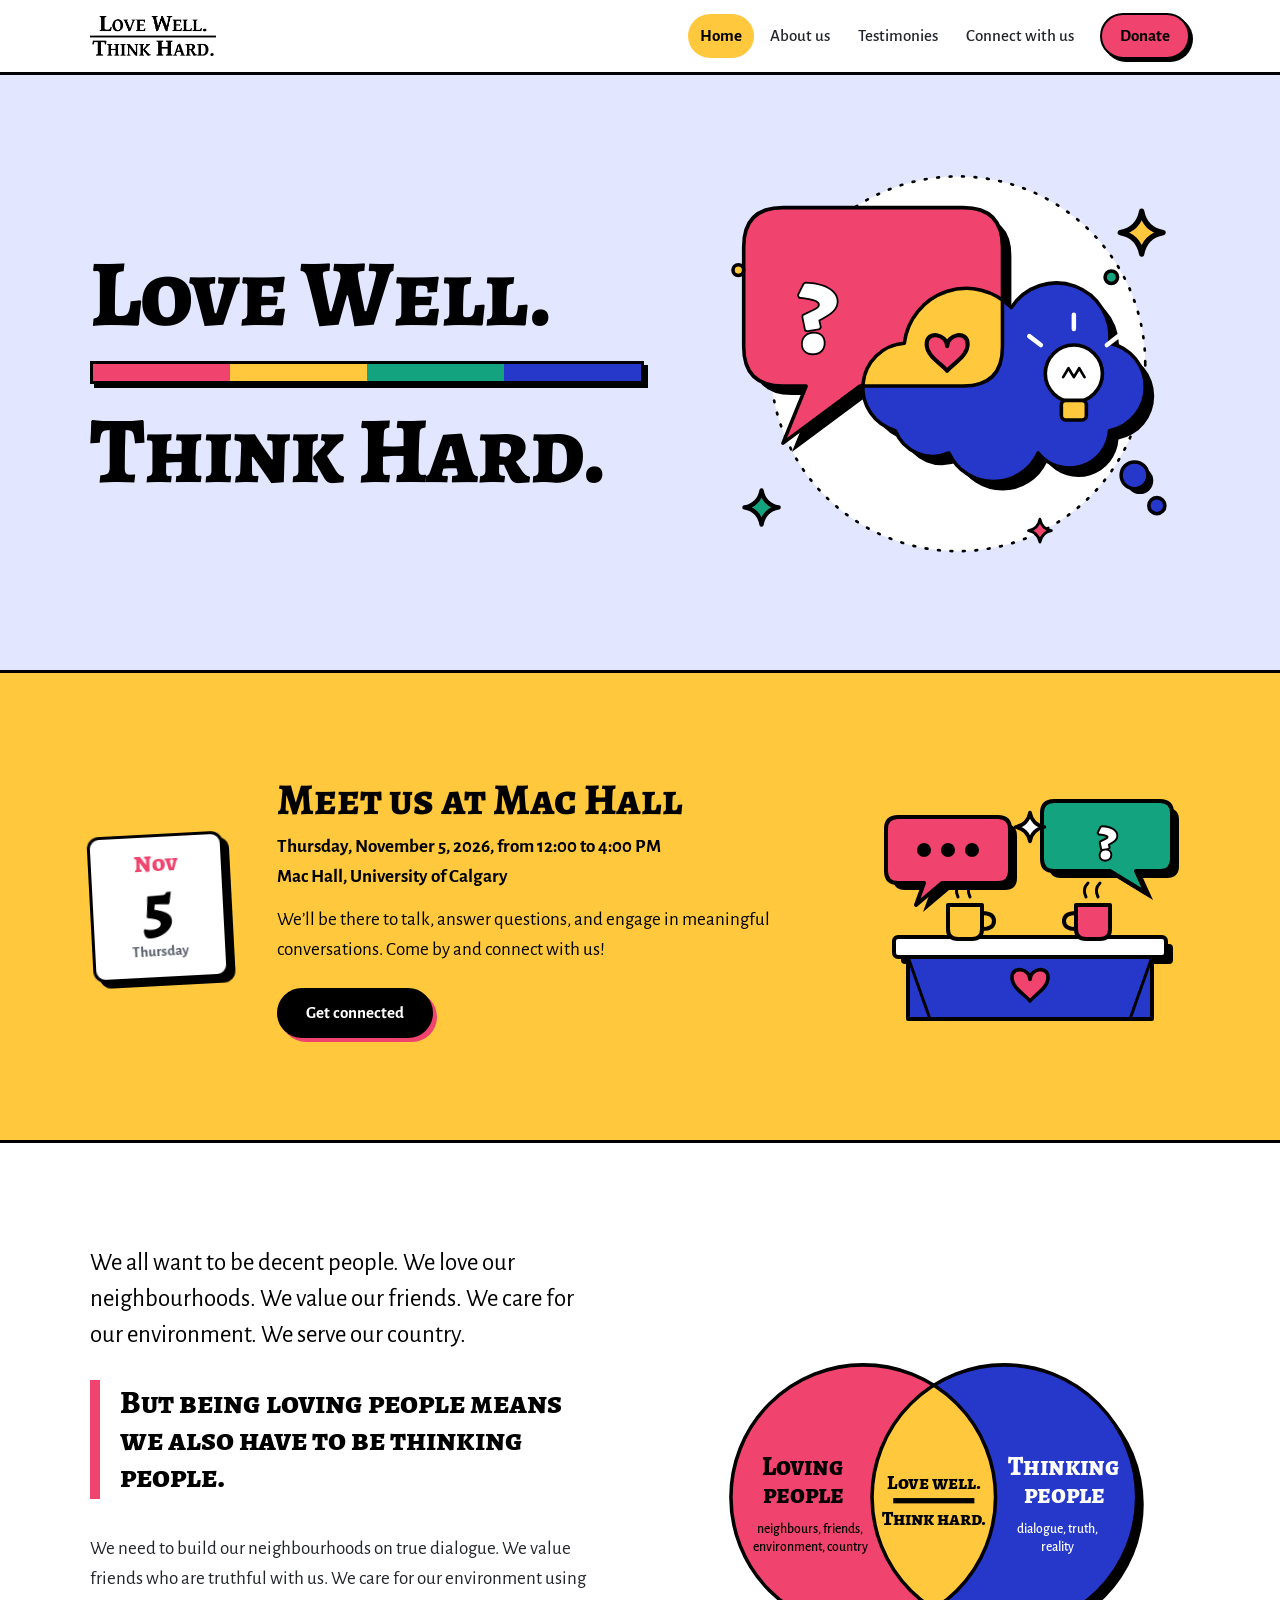
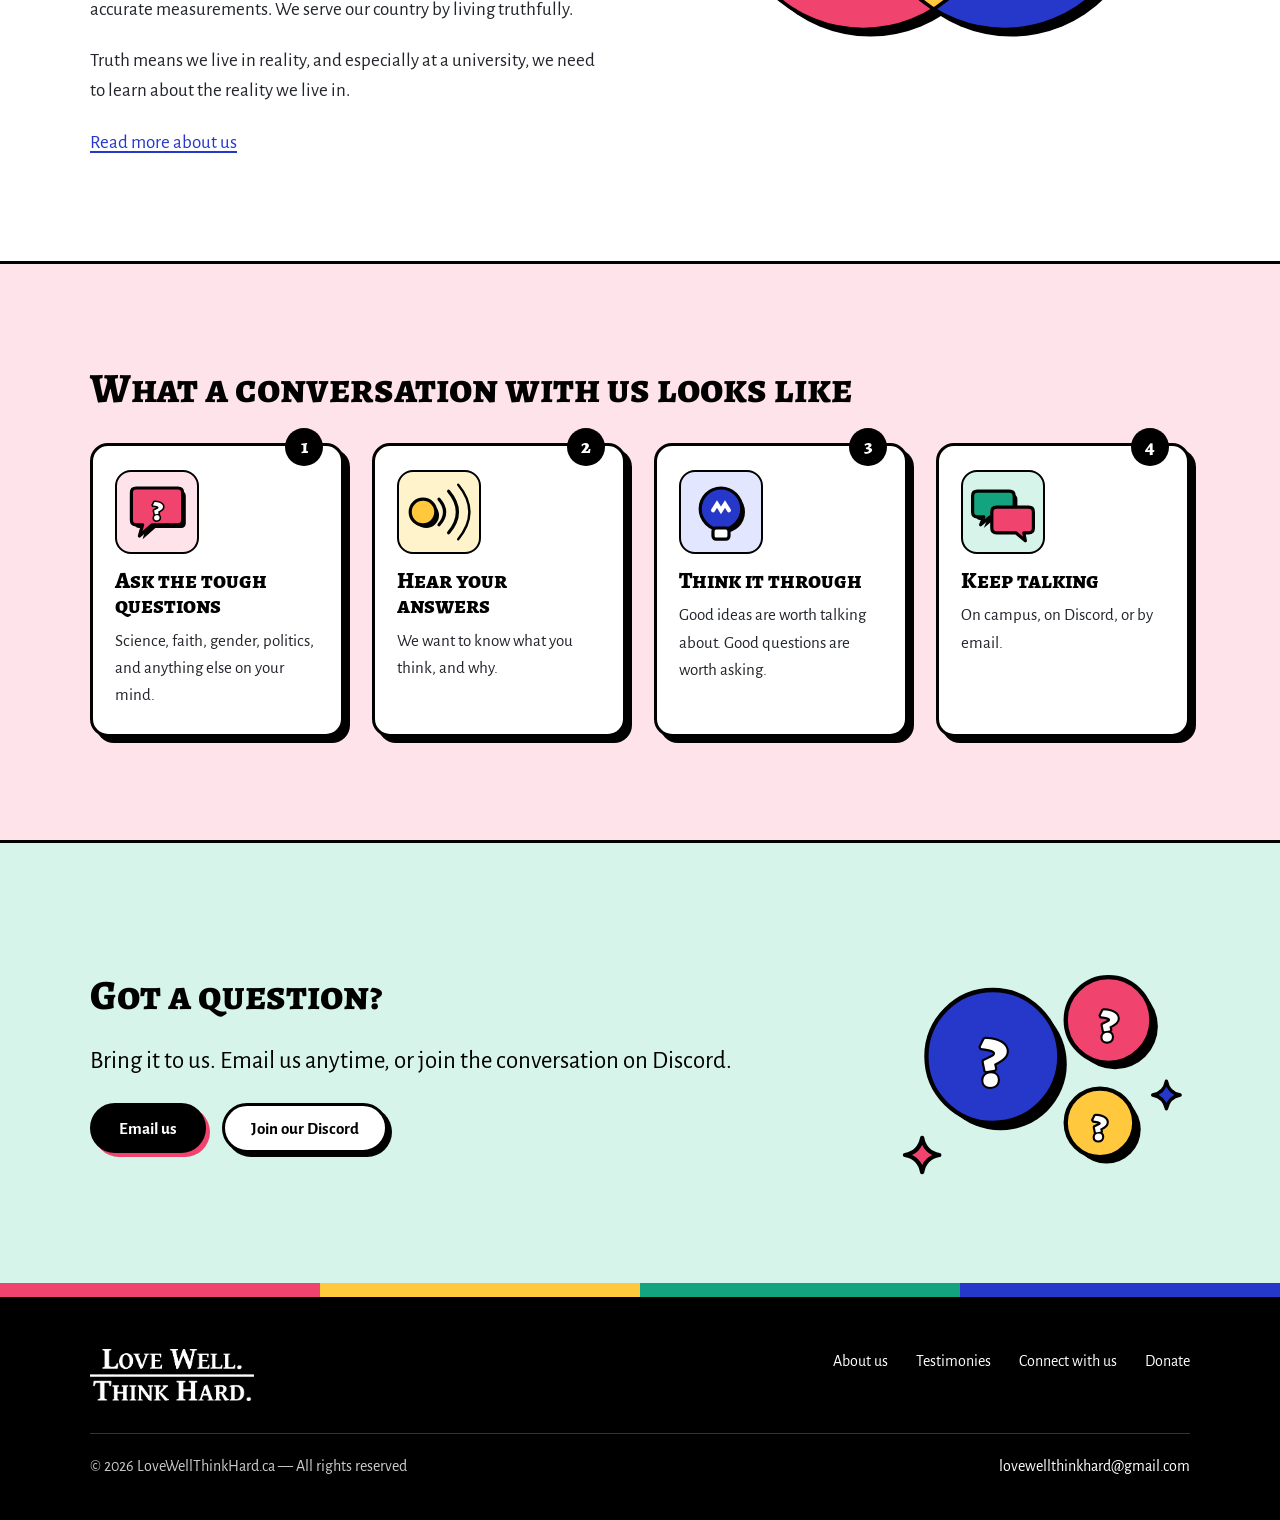
<file: index.html>
<!DOCTYPE html>
<html lang="en">
<head>
  <meta charset="UTF-8">
  <meta name="viewport" content="width=device-width, initial-scale=1">
  <title>Love Well. Think Hard.</title>
  <meta name="description" content="A group of local Christians at the University of Calgary who love our community and love dialogue. Come talk with us.">
  <meta name="theme-color" content="#ffffff">
  <meta property="og:title" content="Love Well. Think Hard.">
  <meta property="og:description" content="A group of local Christians at the University of Calgary who love our community and love dialogue. Come talk with us.">
  <meta property="og:image" content="webfiles/logo.png">
  <link rel="icon" type="image/jpeg" href="webfiles/logo%20small.jpg">
  <link rel="preconnect" href="https://fonts.googleapis.com">
  <link rel="preconnect" href="https://fonts.gstatic.com" crossorigin>
  <link rel="stylesheet" href="https://fonts.googleapis.com/css2?family=Alegreya+SC:wght@700;800&family=Alegreya+Sans:ital,wght@0,400;0,500;0,700;1,400&display=swap">
  <link rel="stylesheet" href="styles.css">
</head>
<body>
  <a class="skip" href="#main">Skip to content</a>

  <header class="site-header">
    <div class="wrap">
      <a class="brand" href="index.html">
        <img src="webfiles/logo.png" alt="Love Well. Think Hard. — home" width="1892" height="601">
      </a>
      <button class="nav-toggle" type="button" aria-expanded="false" aria-controls="site-nav" aria-label="Menu"><span></span></button>
      <nav id="site-nav" class="nav" aria-label="Main">
        <a href="index.html" aria-current="page">Home</a>
        <a href="about.html">About us</a>
        <a href="testimonies.html">Testimonies</a>
        <a href="connect.html">Connect with us</a>
        <!-- <a href="volunteer.html">Volunteer with us</a> -->
        <a href="donate.html" class="nav-donate">Donate</a>
      </nav>
    </div>
  </header>

  <main id="main">
    <section class="split hero cobalt-tint">
      <div class="wrap split-grid">
        <h1 class="hero-title">
          <span class="split-top">Love Well.</span>
          <span class="split-rule" aria-hidden="true"></span>
          <span class="split-bottom">Think Hard.</span>
        </h1>
        <svg class="art" viewBox="0 0 540 470" role="img" aria-label="Illustration: a speech bubble and a thought bubble overlap, with a heart where they meet">
  <defs><clipPath id="clip-bubble"><path d="M84,50 H286 Q330,50 330,94 V206 Q330,250 286,250 H170 L84,314 L110,250 H84 Q40,250 40,206 V94 Q40,50 84,50 Z"/></clipPath></defs>
  <circle cx="280" cy="225" r="210" class="f-white"/>
  <circle cx="280" cy="225" r="210" class="ink-thin no-fill" stroke-dasharray="2 12"/>
  <path class="f-ink" transform="translate(10 10)" d="M84,50 H286 Q330,50 330,94 V206 Q330,250 286,250 H170 L84,314 L110,250 H84 Q40,250 40,206 V94 Q40,50 84,50 Z"/>
  <path class="f-ink" transform="translate(10 10)" d="M210,300 A50,50 0 0 1 220,202 A70,70 0 0 1 340,162 A60,60 0 0 1 450,202 A50,50 0 0 1 450,300 A45,45 0 0 1 370,325 A55,55 0 0 1 270,325 A45,45 0 0 1 210,300 Z"/>
  <path class="f-rose" d="M84,50 H286 Q330,50 330,94 V206 Q330,250 286,250 H170 L84,314 L110,250 H84 Q40,250 40,206 V94 Q40,50 84,50 Z"/>
  <path class="f-cobalt" d="M210,300 A50,50 0 0 1 220,202 A70,70 0 0 1 340,162 A60,60 0 0 1 450,202 A50,50 0 0 1 450,300 A45,45 0 0 1 370,325 A55,55 0 0 1 270,325 A45,45 0 0 1 210,300 Z"/>
  <path class="f-sun" d="M210,300 A50,50 0 0 1 220,202 A70,70 0 0 1 340,162 A60,60 0 0 1 450,202 A50,50 0 0 1 450,300 A45,45 0 0 1 370,325 A55,55 0 0 1 270,325 A45,45 0 0 1 210,300 Z" clip-path="url(#clip-bubble)"/>
  <path class="ink no-fill" d="M84,50 H286 Q330,50 330,94 V206 Q330,250 286,250 H170 L84,314 L110,250 H84 Q40,250 40,206 V94 Q40,50 84,50 Z"/>
  <path class="ink no-fill" d="M210,300 A50,50 0 0 1 220,202 A70,70 0 0 1 340,162 A60,60 0 0 1 450,202 A50,50 0 0 1 450,300 A45,45 0 0 1 370,325 A55,55 0 0 1 270,325 A45,45 0 0 1 210,300 Z"/>
  <circle cx="478" cy="350" r="15" class="f-ink" transform="translate(6 6)"/>
  <circle cx="478" cy="350" r="15" class="ink f-cobalt"/>
  <circle cx="503" cy="384" r="9" class="ink f-cobalt"/>
  <text x="122" y="212" class="art-glyph" font-size="150" text-anchor="middle">?</text>
  <g>
    <line x1="410" y1="186" x2="410" y2="170" class="ray"/>
    <line x1="447" y1="204" x2="460" y2="194" class="ray"/>
    <line x1="373" y1="204" x2="360" y2="194" class="ray"/>
    <circle cx="410" cy="236" r="32" class="ink f-white"/>
    <path d="M398,240 L404,230 L410,240 L416,230 L422,240" class="ink-thin no-fill"/>
    <rect x="396" y="266" width="28" height="22" rx="5" class="ink f-sun"/>
  </g>
  <path class="ink f-rose" transform="translate(268 210) scale(1.15) translate(0 -14)" d="M0,10 C0,-2 -20,-6 -20,8 C-20,20 -4,28 0,34 C4,28 20,20 20,8 C20,-6 0,-2 0,10 Z"/>
  <path class="ink f-sun" transform="translate(486 78) scale(1.5)" d="M0,-16 Q2.5,-2.5 16,0 Q2.5,2.5 0,16 Q-2.5,2.5 -16,0 Q-2.5,-2.5 0,-16Z"/>
  <path class="ink f-mint" transform="translate(60 386) scale(1.2)" d="M0,-16 Q2.5,-2.5 16,0 Q2.5,2.5 0,16 Q-2.5,2.5 -16,0 Q-2.5,-2.5 0,-16Z"/>
  <path class="ink f-rose" transform="translate(372 412) scale(0.8)" d="M0,-16 Q2.5,-2.5 16,0 Q2.5,2.5 0,16 Q-2.5,2.5 -16,0 Q-2.5,-2.5 0,-16Z"/>
  <circle cx="452" cy="128" r="7" class="ink f-mint"/>
  <circle cx="34" cy="120" r="6" class="ink f-sun"/>
</svg>
      </div>
    </section>

    <section class="band sun" aria-labelledby="event-title">
      <div class="wrap event">
        <div class="event-date" aria-hidden="true">
          <span class="m">Nov</span>
          <span class="d">5</span>
          <span class="w">Thursday</span>
        </div>
        <div class="event-body">
          <h2 id="event-title">Meet us at Mac Hall</h2>
          <p class="when">Thursday, November 5, 2026, from 12:00 to 4:00 PM<br>Mac Hall, University of Calgary</p>
          <p>We’ll be there to talk, answer questions, and engage in meaningful conversations. Come by and connect with us!</p>
          <a href="connect.html" class="btn btn-dark">Get connected</a>
        </div>
        <div class="event-art"><svg class="art" viewBox="0 0 320 240" role="img" aria-label="Illustration: a table with two coffee cups and conversation bubbles">
  <path class="f-ink" transform="translate(7 7)" d="M28,30 H128 Q140,30 140,42 V84 Q140,96 128,96 H72 L46,118 L54,96 H28 Q16,96 16,84 V42 Q16,30 28,30Z"/>
  <path class="ink f-rose" d="M28,30 H128 Q140,30 140,42 V84 Q140,96 128,96 H72 L46,118 L54,96 H28 Q16,96 16,84 V42 Q16,30 28,30Z"/>
  <circle cx="54" cy="63" r="7" class="f-ink"/><circle cx="78" cy="63" r="7" class="f-ink"/><circle cx="102" cy="63" r="7" class="f-ink"/>
  <path class="f-ink" transform="translate(7 7)" d="M184,14 H290 Q302,14 302,26 V72 Q302,84 290,84 H266 L276,106 L240,84 H184 Q172,84 172,72 V26 Q172,14 184,14Z"/>
  <path class="ink f-mint" d="M184,14 H290 Q302,14 302,26 V72 Q302,84 290,84 H266 L276,106 L240,84 H184 Q172,84 172,72 V26 Q172,14 184,14Z"/>
  <text x="237" y="72" class="art-glyph" font-size="62" text-anchor="middle">?</text>
  <rect x="24" y="150" width="272" height="20" rx="4" class="f-ink" transform="translate(7 7)"/>
  <rect x="24" y="150" width="272" height="20" rx="4" class="ink f-white"/>
  <path d="M38,170 H282 V232 H38 Z" class="ink f-cobalt"/>
  <path d="M38,170 L60,232 M282,170 L260,232" class="ink-thin no-fill" stroke="#fff"/>
  <path class="ink f-rose" transform="translate(160 196) scale(0.9) translate(0 -14)" d="M0,10 C0,-2 -20,-6 -20,8 C-20,20 -4,28 0,34 C4,28 20,20 20,8 C20,-6 0,-2 0,10 Z"/>
  <g>
    <path d="M78,118 H112 V142 Q112,152 102,152 H88 Q78,152 78,142 Z" class="ink f-sun"/>
    <path d="M112,126 Q124,126 124,134 Q124,142 112,142" class="ink no-fill"/>
    <path d="M88,110 Q84,102 90,96 M100,110 Q96,102 102,96" class="ink-thin no-fill"/>
  </g>
  <g>
    <path d="M206,118 H240 V142 Q240,152 230,152 H216 Q206,152 206,142 Z" class="ink f-rose"/>
    <path d="M206,126 Q194,126 194,134 Q194,142 206,142" class="ink no-fill"/>
    <path d="M216,110 Q212,102 218,96 M228,110 Q224,102 230,96" class="ink-thin no-fill"/>
  </g>
  <path class="ink f-white" transform="translate(160 40) scale(0.9)" d="M0,-16 Q2.5,-2.5 16,0 Q2.5,2.5 0,16 Q-2.5,2.5 -16,0 Q-2.5,-2.5 0,-16Z"/>
</svg></div>
      </div>
    </section>

    <section class="band" aria-label="Why we’re here">
      <div class="wrap manifesto">
        <div class="prose">
          <p class="lead">We all want to be decent people. We love our neighbourhoods. We value our friends. We care for our environment. We serve our country.</p>
          <p class="pull">But being loving people means we also have to be thinking people.</p>
          <p>We need to build our neighbourhoods on true dialogue. We value friends who are truthful with us. We care for our environment using accurate measurements. We serve our country by living truthfully.</p>
          <p>Truth means we live in reality, and especially at a university, we need to learn about the reality we live in.</p>
          <p><a href="about.html">Read more about us</a></p>
        </div>
        <figure class="diagram diagram-venn">
<svg viewBox="0 0 580 380" role="img" aria-labelledby="venn-t">
  <title id="venn-t">Diagram: where loving people and thinking people overlap is Love Well. Think Hard.</title>
  <defs><clipPath id="clip-left"><circle cx="210" cy="185" r="150"/></clipPath></defs>
  <circle cx="218" cy="193" r="150" class="f-ink"/>
  <circle cx="378" cy="193" r="150" class="f-ink"/>
  <circle cx="210" cy="185" r="150" class="f-rose"/>
  <circle cx="370" cy="185" r="150" class="f-cobalt"/>
  <circle cx="370" cy="185" r="150" class="f-sun" clip-path="url(#clip-left)"/>
  <circle cx="210" cy="185" r="150" class="ink no-fill"/>
  <circle cx="370" cy="185" r="150" class="ink no-fill"/>
  <text x="142" y="160" class="dg-label" text-anchor="middle">Loving</text>
  <text x="142" y="192" class="dg-label" text-anchor="middle">people</text>
  <text x="150" y="226" class="dg-small" text-anchor="middle">neighbours, friends,</text>
  <text x="150" y="246" class="dg-small" text-anchor="middle">environment, country</text>
  <text x="438" y="160" class="dg-label dg-on-dark" text-anchor="middle">Thinking</text>
  <text x="438" y="192" class="dg-label dg-on-dark" text-anchor="middle">people</text>
  <text x="430" y="226" class="dg-small dg-on-dark" text-anchor="middle">dialogue, truth,</text>
  <text x="430" y="246" class="dg-small dg-on-dark" text-anchor="middle">reality</text>
  <text x="290" y="176" class="dg-label dg-tight" text-anchor="middle">Love well.</text>
  <rect x="244" y="186" width="92" height="6" class="f-ink"/>
  <text x="290" y="216" class="dg-label dg-tight" text-anchor="middle">Think hard.</text>
</svg>

</figure>
      </div>
    </section>

    <section class="band rose-tint" aria-labelledby="steps-title">
      <div class="wrap">
        <h2 class="section-head" id="steps-title">What a conversation with us looks like</h2>
        <ol class="steps"><li class="step rose-tint"><div class="step-icon"><svg viewBox="0 0 80 80" aria-hidden="true"><path class="f-ink" transform="translate(4 4)" d="M14,10 H66 Q72,10 72,16 V50 Q72,56 66,56 H34 L18,70 L22,56 H14 Q8,56 8,50 V16 Q8,10 14,10Z"/><path class="ink f-rose" d="M14,10 H66 Q72,10 72,16 V50 Q72,56 66,56 H34 L18,70 L22,56 H14 Q8,56 8,50 V16 Q8,10 14,10Z"/><text x="40" y="50" class="art-glyph" font-size="44" text-anchor="middle">?</text></svg></div><h3>Ask the tough questions</h3><p>Science, faith, gender, politics, and anything else on your mind.</p></li><li class="step sun-tint"><div class="step-icon"><svg viewBox="0 0 80 80" aria-hidden="true"><circle cx="24" cy="44" r="16" class="f-ink"/><circle cx="20" cy="40" r="16" class="ink f-sun"/><path d="M40,24 Q54,40 40,56" class="ink no-fill"/><path d="M52,14 Q74,40 52,66" class="ink no-fill"/><path d="M64,6 Q92,40 64,74" class="ink-thin no-fill"/></svg></div><h3>Hear your answers</h3><p>We want to know what you think, and why.</p></li><li class="step cobalt-tint"><div class="step-icon"><svg viewBox="0 0 80 80" aria-hidden="true"><circle cx="44" cy="40" r="26" class="f-ink"/><circle cx="40" cy="36" r="26" class="ink f-cobalt"/><rect x="30" y="60" width="20" height="14" rx="4" class="ink f-white"/><path d="M30,38 L35,30 L40,38 L45,30 L50,38" class="ray" stroke-width="4"/></svg></div><h3>Think it through</h3><p>Good ideas are worth talking about. Good questions are worth asking.</p></li><li class="step mint-tint"><div class="step-icon"><svg viewBox="0 0 80 80" aria-hidden="true"><path class="f-ink" transform="translate(4 4)" d="M8,14 H48 Q54,14 54,20 V40 Q54,46 48,46 H24 L12,56 L16,46 H8 Q2,46 2,40 V20 Q2,14 8,14Z"/><path class="ink f-mint" d="M8,14 H48 Q54,14 54,20 V40 Q54,46 48,46 H24 L12,56 L16,46 H8 Q2,46 2,40 V20 Q2,14 8,14Z"/><path class="ink f-rose" d="M32,34 H72 Q78,34 78,40 V60 Q78,66 72,66 H66 L68,76 L56,66 H32 Q26,66 26,60 V40 Q26,34 32,34Z"/></svg></div><h3>Keep talking</h3><p>On campus, on Discord, or by email.</p></li></ol>
      </div>
    </section>

    <section class="band mint-tint" aria-labelledby="cta-title">
      <div class="wrap cta">
        <div>
          <h2 class="section-head" id="cta-title">Got a question?</h2>
          <p class="lead">Bring it to us. Email us anytime, or join the conversation on Discord.</p>
          <div class="btn-row">
            <a class="btn btn-dark" href="mailto:lovewellthinkhard@gmail.com">Email us</a>
            <a class="btn btn-outline" href="https://discord.gg/5K6kam9NgS" target="_blank" rel="noopener">Join our Discord</a>
          </div>
        </div>
        <svg class="art" viewBox="0 0 280 220" aria-hidden="true">
  <circle cx="96" cy="104" r="62" class="f-ink" transform="translate(7 7)"/>
  <circle cx="96" cy="104" r="62" class="ink f-cobalt"/>
  <text x="96" y="132" class="art-glyph" font-size="86" text-anchor="middle">?</text>
  <circle cx="204" cy="70" r="40" class="f-ink" transform="translate(6 6)"/>
  <circle cx="204" cy="70" r="40" class="ink f-rose"/>
  <text x="204" y="90" class="art-glyph" font-size="56" text-anchor="middle">?</text>
  <circle cx="196" cy="166" r="32" class="f-ink" transform="translate(6 6)"/>
  <circle cx="196" cy="166" r="32" class="ink f-sun"/>
  <text x="196" y="182" class="art-glyph" font-size="44" text-anchor="middle">?</text>
  <path class="ink f-rose" transform="translate(30 196) scale(1.0)" d="M0,-16 Q2.5,-2.5 16,0 Q2.5,2.5 0,16 Q-2.5,2.5 -16,0 Q-2.5,-2.5 0,-16Z"/>
  <path class="ink f-cobalt" transform="translate(258 140) scale(0.8)" d="M0,-16 Q2.5,-2.5 16,0 Q2.5,2.5 0,16 Q-2.5,2.5 -16,0 Q-2.5,-2.5 0,-16Z"/>
</svg>
      </div>
    </section>
  </main>

  <footer class="site-footer">
    <div class="stripe" aria-hidden="true"></div>
    <div class="wrap">
      <a class="brand" href="index.html">
        <img src="webfiles/logo.png" alt="Love Well. Think Hard." width="1892" height="601" loading="lazy">
      </a>
      <nav class="footer-links" aria-label="Footer">
        <a href="about.html">About us</a>
        <a href="testimonies.html">Testimonies</a>
        <a href="connect.html">Connect with us</a>
        <a href="donate.html">Donate</a>
      </nav>
      <div class="footer-meta">
        <span>© 2026 LoveWellThinkHard.ca — All rights reserved</span>
        <a href="mailto:lovewellthinkhard@gmail.com">lovewellthinkhard@gmail.com</a>
      </div>
    </div>
  </footer>

  <script src="site.js"></script>
</body>
</html>
</file>
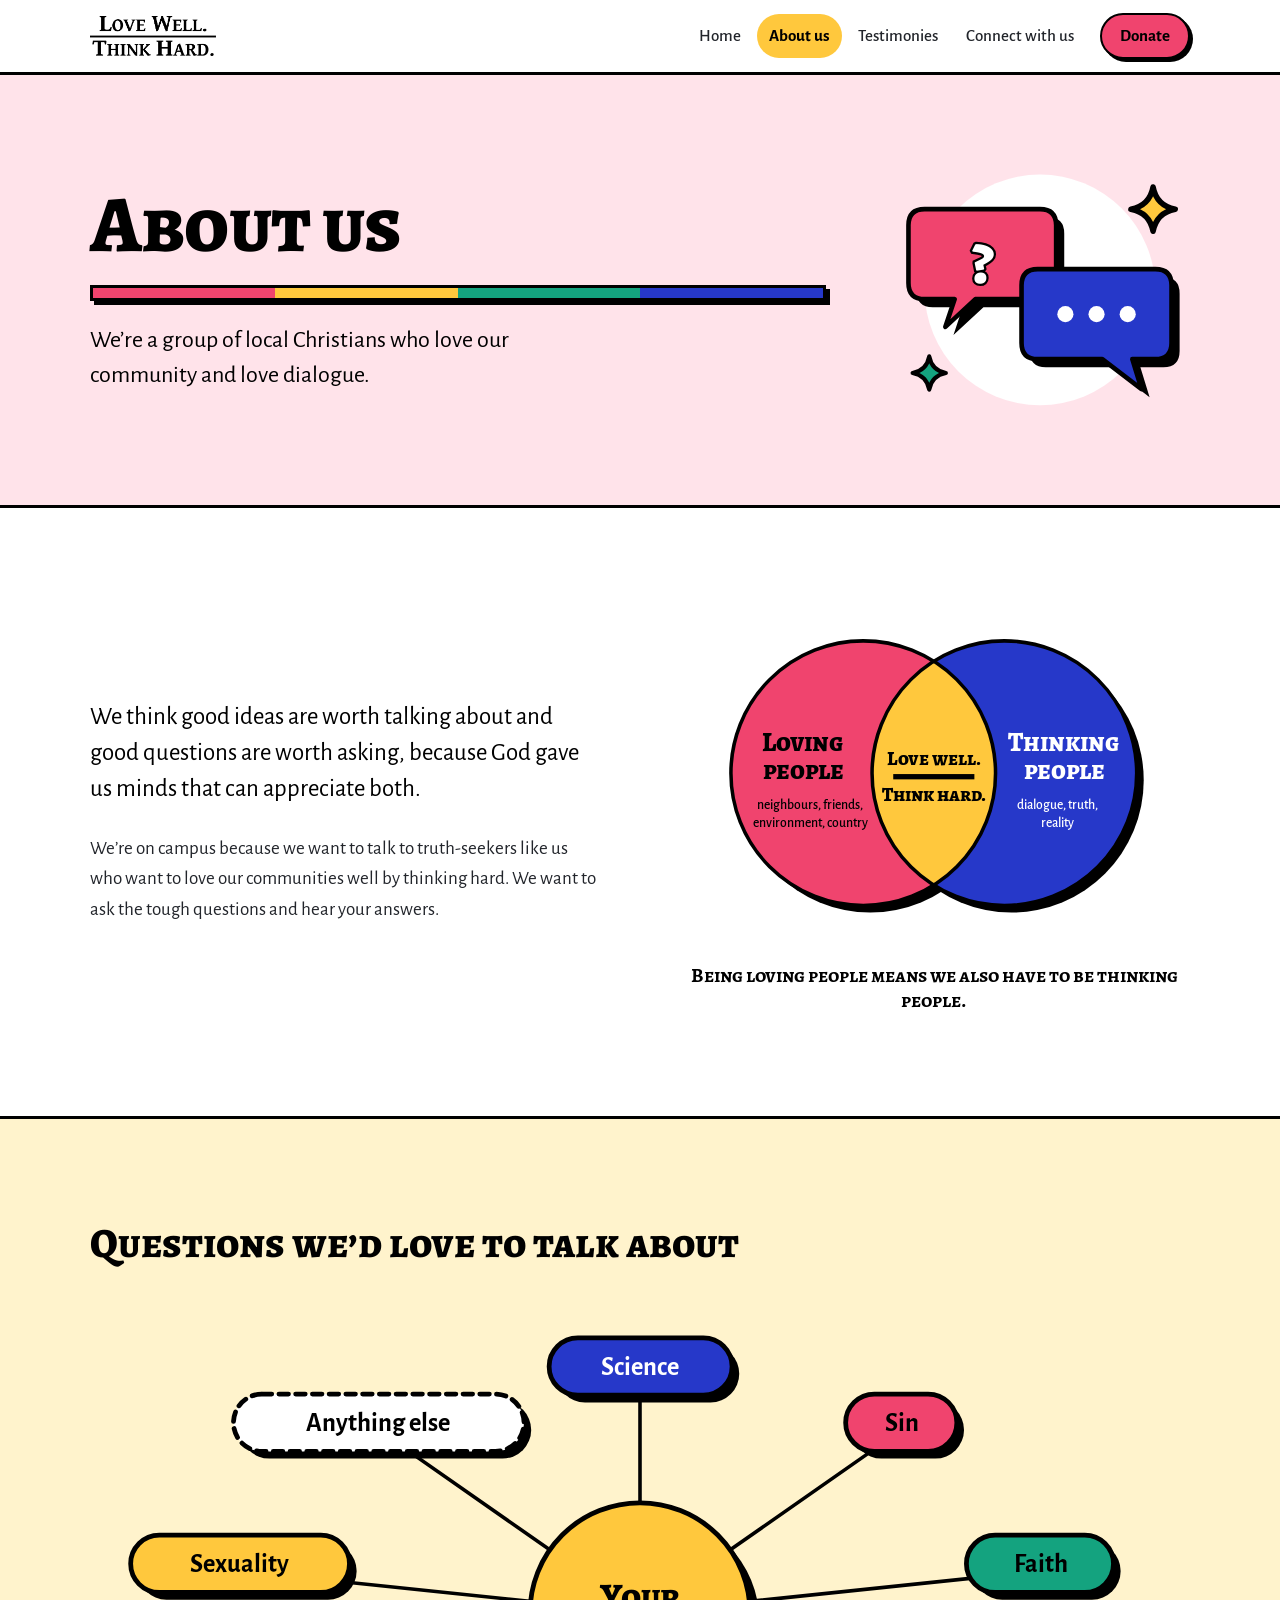
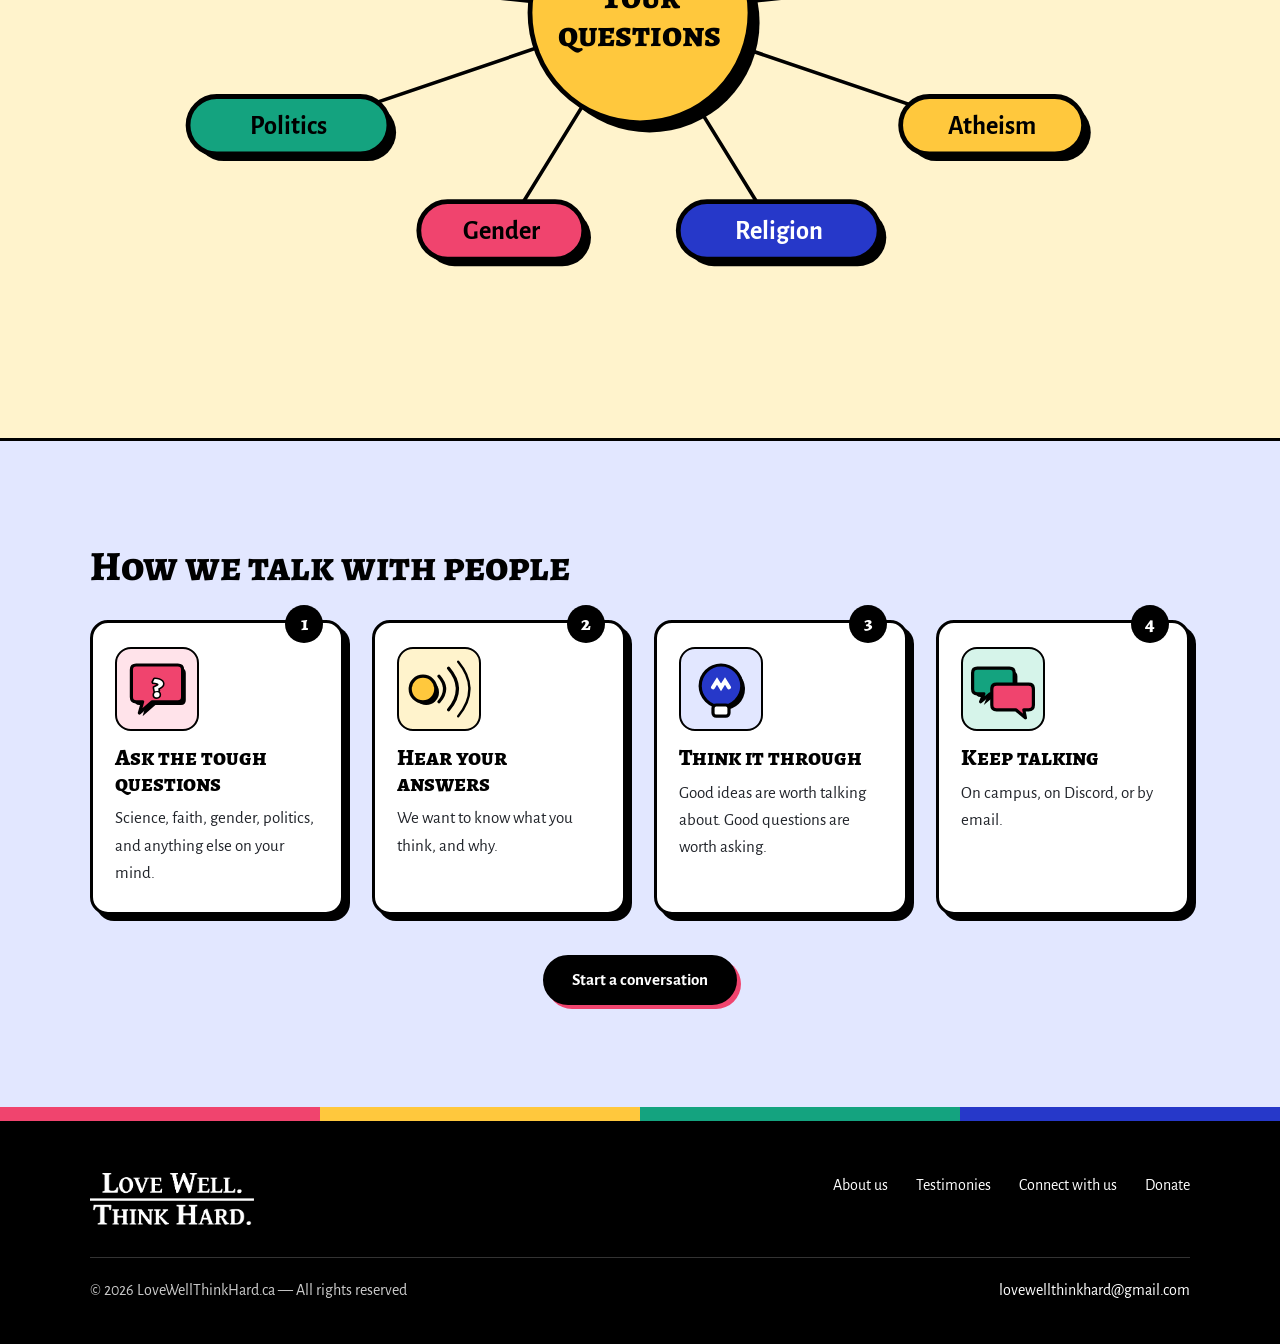
<file: about.html>
<!DOCTYPE html>
<html lang="en">
<head>
  <meta charset="UTF-8">
  <meta name="viewport" content="width=device-width, initial-scale=1">
  <title>About us — Love Well. Think Hard.</title>
  <meta name="description" content="We’re a group of local Christians who love our community and love dialogue.">
  <meta name="theme-color" content="#ffffff">
  <meta property="og:title" content="About us — Love Well. Think Hard.">
  <meta property="og:description" content="We’re a group of local Christians who love our community and love dialogue.">
  <meta property="og:image" content="webfiles/logo.png">
  <link rel="icon" type="image/jpeg" href="webfiles/logo%20small.jpg">
  <link rel="preconnect" href="https://fonts.googleapis.com">
  <link rel="preconnect" href="https://fonts.gstatic.com" crossorigin>
  <link rel="stylesheet" href="https://fonts.googleapis.com/css2?family=Alegreya+SC:wght@700;800&family=Alegreya+Sans:ital,wght@0,400;0,500;0,700;1,400&display=swap">
  <link rel="stylesheet" href="styles.css">
</head>
<body>
  <a class="skip" href="#main">Skip to content</a>

  <header class="site-header">
    <div class="wrap">
      <a class="brand" href="index.html">
        <img src="webfiles/logo.png" alt="Love Well. Think Hard. — home" width="1892" height="601">
      </a>
      <button class="nav-toggle" type="button" aria-expanded="false" aria-controls="site-nav" aria-label="Menu"><span></span></button>
      <nav id="site-nav" class="nav" aria-label="Main">
        <a href="index.html">Home</a>
        <a href="about.html" aria-current="page">About us</a>
        <a href="testimonies.html">Testimonies</a>
        <a href="connect.html">Connect with us</a>
        <!-- <a href="volunteer.html">Volunteer with us</a> -->
        <a href="donate.html" class="nav-donate">Donate</a>
      </nav>
    </div>
  </header>

  <main id="main">
    <section class="split split-page rose-tint">
      <div class="wrap split-grid">
        <div>
          <h1 class="split-top page-title">About us</h1>
          <span class="split-rule" aria-hidden="true"></span>
          <p class="page-dek">We’re a group of local Christians who love our community and love dialogue.</p>
        </div>
        <svg class="art head-art" viewBox="0 0 260 220" aria-hidden="true">
  <circle cx="130" cy="110" r="100" class="f-white"/>
  <path class="f-ink" transform="translate(7 7)" d="M30,40 H130 Q144,40 144,54 V104 Q144,118 130,118 H74 L48,142 L56,118 H30 Q16,118 16,104 V54 Q16,40 30,40Z"/><path class="ink f-rose" d="M30,40 H130 Q144,40 144,54 V104 Q144,118 130,118 H74 L48,142 L56,118 H30 Q16,118 16,104 V54 Q16,40 30,40Z" />
  <text x="80" y="104" class="art-glyph" font-size="66" text-anchor="middle">?</text>
  <path class="f-ink" transform="translate(7 7)" d="M128,92 H230 Q244,92 244,106 V156 Q244,170 230,170 H210 L218,196 L184,170 H128 Q114,170 114,156 V106 Q114,92 128,92Z"/><path class="ink f-cobalt" d="M128,92 H230 Q244,92 244,106 V156 Q244,170 230,170 H210 L218,196 L184,170 H128 Q114,170 114,156 V106 Q114,92 128,92Z" />
  <circle cx="152" cy="131" r="7" class="f-white"/><circle cx="179" cy="131" r="7" class="f-white"/><circle cx="206" cy="131" r="7" class="f-white"/>
  <path class="ink f-sun" transform="translate(228 40) scale(1.2)" d="M0,-16 Q2.5,-2.5 16,0 Q2.5,2.5 0,16 Q-2.5,2.5 -16,0 Q-2.5,-2.5 0,-16Z"/>
  <path class="ink f-mint" transform="translate(34 182) scale(0.9)" d="M0,-16 Q2.5,-2.5 16,0 Q2.5,2.5 0,16 Q-2.5,2.5 -16,0 Q-2.5,-2.5 0,-16Z"/>
</svg>
      </div>
    </section>

    <section class="band">
      <div class="wrap manifesto">
        <div class="prose">
          <p class="lead">We think good ideas are worth talking about and good questions are worth asking, because God gave us minds that can appreciate both.</p>
          <p>We’re on campus because we want to talk to truth-seekers like us who want to love our communities well by thinking hard. We want to ask the tough questions and hear your answers.</p>
        </div>
        <figure class="diagram diagram-venn">
<svg viewBox="0 0 580 380" role="img" aria-labelledby="venn-t">
  <title id="venn-t">Diagram: where loving people and thinking people overlap is Love Well. Think Hard.</title>
  <defs><clipPath id="clip-left"><circle cx="210" cy="185" r="150"/></clipPath></defs>
  <circle cx="218" cy="193" r="150" class="f-ink"/>
  <circle cx="378" cy="193" r="150" class="f-ink"/>
  <circle cx="210" cy="185" r="150" class="f-rose"/>
  <circle cx="370" cy="185" r="150" class="f-cobalt"/>
  <circle cx="370" cy="185" r="150" class="f-sun" clip-path="url(#clip-left)"/>
  <circle cx="210" cy="185" r="150" class="ink no-fill"/>
  <circle cx="370" cy="185" r="150" class="ink no-fill"/>
  <text x="142" y="160" class="dg-label" text-anchor="middle">Loving</text>
  <text x="142" y="192" class="dg-label" text-anchor="middle">people</text>
  <text x="150" y="226" class="dg-small" text-anchor="middle">neighbours, friends,</text>
  <text x="150" y="246" class="dg-small" text-anchor="middle">environment, country</text>
  <text x="438" y="160" class="dg-label dg-on-dark" text-anchor="middle">Thinking</text>
  <text x="438" y="192" class="dg-label dg-on-dark" text-anchor="middle">people</text>
  <text x="430" y="226" class="dg-small dg-on-dark" text-anchor="middle">dialogue, truth,</text>
  <text x="430" y="246" class="dg-small dg-on-dark" text-anchor="middle">reality</text>
  <text x="290" y="176" class="dg-label dg-tight" text-anchor="middle">Love well.</text>
  <rect x="244" y="186" width="92" height="6" class="f-ink"/>
  <text x="290" y="216" class="dg-label dg-tight" text-anchor="middle">Think hard.</text>
</svg>
<figcaption>Being loving people means we also have to be thinking people.</figcaption>
</figure>
      </div>
    </section>

    <section class="band sun-tint" aria-labelledby="topics-title">
      <div class="wrap">
        <h2 class="section-head" id="topics-title">Questions we’d love to talk about</h2>
        <figure class="diagram diagram-topics" aria-hidden="true">
<svg viewBox="0 0 920 540">
  <line x1="460" y1="270" x2="460" y2="70" class="ink-thin"/><line x1="460" y1="270" x2="679" y2="117" class="ink-thin"/><line x1="460" y1="270" x2="795" y2="235" class="ink-thin"/><line x1="460" y1="270" x2="754" y2="370" class="ink-thin"/><line x1="460" y1="270" x2="576" y2="458" class="ink-thin"/><line x1="460" y1="270" x2="344" y2="458" class="ink-thin"/><line x1="460" y1="270" x2="166" y2="370" class="ink-thin"/><line x1="460" y1="270" x2="125" y2="235" class="ink-thin"/><line x1="460" y1="270" x2="241" y2="117" class="ink-thin"/>
  <circle cx="468" cy="278" r="92" class="f-ink"/>
  <circle cx="460" cy="270" r="92" class="ink f-sun"/>
  <text x="460" y="266" class="dg-label" text-anchor="middle">Your</text>
  <text x="460" y="298" class="dg-label" text-anchor="middle">questions</text>
  <rect x="390" y="46" width="153" height="48" rx="24" class="f-ink"/><rect x="384" y="40" width="153" height="48" rx="24" class="ink f-cobalt"/><text x="460" y="71" class="dg-node dg-on-dark" text-anchor="middle">Science</text><rect x="638" y="93" width="93" height="48" rx="24" class="f-ink"/><rect x="632" y="87" width="93" height="48" rx="24" class="ink f-rose"/><text x="679" y="118" class="dg-node" text-anchor="middle">Sin</text><rect x="739" y="211" width="123" height="48" rx="24" class="f-ink"/><rect x="733" y="205" width="123" height="48" rx="24" class="ink f-mint"/><text x="795" y="236" class="dg-node" text-anchor="middle">Faith</text><rect x="684" y="346" width="153" height="48" rx="24" class="f-ink"/><rect x="678" y="340" width="153" height="48" rx="24" class="ink f-sun"/><text x="754" y="371" class="dg-node" text-anchor="middle">Atheism</text><rect x="498" y="434" width="168" height="48" rx="24" class="f-ink"/><rect x="492" y="428" width="168" height="48" rx="24" class="ink f-cobalt"/><text x="576" y="459" class="dg-node dg-on-dark" text-anchor="middle">Religion</text><rect x="281" y="434" width="138" height="48" rx="24" class="f-ink"/><rect x="275" y="428" width="138" height="48" rx="24" class="ink f-rose"/><text x="344" y="459" class="dg-node" text-anchor="middle">Gender</text><rect x="88" y="346" width="168" height="48" rx="24" class="f-ink"/><rect x="82" y="340" width="168" height="48" rx="24" class="ink f-mint"/><text x="166" y="371" class="dg-node" text-anchor="middle">Politics</text><rect x="40" y="211" width="183" height="48" rx="24" class="f-ink"/><rect x="34" y="205" width="183" height="48" rx="24" class="ink f-sun"/><text x="125" y="236" class="dg-node" text-anchor="middle">Sexuality</text><rect x="126" y="93" width="243" height="48" rx="24" class="f-ink"/><rect x="120" y="87" width="243" height="48" rx="24" class="ink f-white" stroke-dasharray="8 6"/><text x="241" y="118" class="dg-node" text-anchor="middle">Anything else</text>
</svg>
</figure>
        <ul class="topics">
          <li class="c-cobalt">Science</li>
          <li class="c-rose">Sin</li>
          <li class="c-mint">Faith</li>
          <li class="c-sun">Atheism</li>
          <li class="c-cobalt">Religion</li>
          <li class="c-rose">Gender</li>
          <li class="c-mint">Politics</li>
          <li class="c-sun">Sexuality</li>
          <li class="open">Anything else you want to talk about</li>
        </ul>
      </div>
    </section>

    <section class="band cobalt-tint" aria-labelledby="steps-title">
      <div class="wrap">
        <h2 class="section-head" id="steps-title">How we talk with people</h2>
        <ol class="steps"><li class="step rose-tint"><div class="step-icon"><svg viewBox="0 0 80 80" aria-hidden="true"><path class="f-ink" transform="translate(4 4)" d="M14,10 H66 Q72,10 72,16 V50 Q72,56 66,56 H34 L18,70 L22,56 H14 Q8,56 8,50 V16 Q8,10 14,10Z"/><path class="ink f-rose" d="M14,10 H66 Q72,10 72,16 V50 Q72,56 66,56 H34 L18,70 L22,56 H14 Q8,56 8,50 V16 Q8,10 14,10Z"/><text x="40" y="50" class="art-glyph" font-size="44" text-anchor="middle">?</text></svg></div><h3>Ask the tough questions</h3><p>Science, faith, gender, politics, and anything else on your mind.</p></li><li class="step sun-tint"><div class="step-icon"><svg viewBox="0 0 80 80" aria-hidden="true"><circle cx="24" cy="44" r="16" class="f-ink"/><circle cx="20" cy="40" r="16" class="ink f-sun"/><path d="M40,24 Q54,40 40,56" class="ink no-fill"/><path d="M52,14 Q74,40 52,66" class="ink no-fill"/><path d="M64,6 Q92,40 64,74" class="ink-thin no-fill"/></svg></div><h3>Hear your answers</h3><p>We want to know what you think, and why.</p></li><li class="step cobalt-tint"><div class="step-icon"><svg viewBox="0 0 80 80" aria-hidden="true"><circle cx="44" cy="40" r="26" class="f-ink"/><circle cx="40" cy="36" r="26" class="ink f-cobalt"/><rect x="30" y="60" width="20" height="14" rx="4" class="ink f-white"/><path d="M30,38 L35,30 L40,38 L45,30 L50,38" class="ray" stroke-width="4"/></svg></div><h3>Think it through</h3><p>Good ideas are worth talking about. Good questions are worth asking.</p></li><li class="step mint-tint"><div class="step-icon"><svg viewBox="0 0 80 80" aria-hidden="true"><path class="f-ink" transform="translate(4 4)" d="M8,14 H48 Q54,14 54,20 V40 Q54,46 48,46 H24 L12,56 L16,46 H8 Q2,46 2,40 V20 Q2,14 8,14Z"/><path class="ink f-mint" d="M8,14 H48 Q54,14 54,20 V40 Q54,46 48,46 H24 L12,56 L16,46 H8 Q2,46 2,40 V20 Q2,14 8,14Z"/><path class="ink f-rose" d="M32,34 H72 Q78,34 78,40 V60 Q78,66 72,66 H66 L68,76 L56,66 H32 Q26,66 26,60 V40 Q26,34 32,34Z"/></svg></div><h3>Keep talking</h3><p>On campus, on Discord, or by email.</p></li></ol>
        <p class="center-cta"><a class="btn btn-dark" href="connect.html">Start a conversation</a></p>
      </div>
    </section>
  </main>

  <footer class="site-footer">
    <div class="stripe" aria-hidden="true"></div>
    <div class="wrap">
      <a class="brand" href="index.html">
        <img src="webfiles/logo.png" alt="Love Well. Think Hard." width="1892" height="601" loading="lazy">
      </a>
      <nav class="footer-links" aria-label="Footer">
        <a href="about.html">About us</a>
        <a href="testimonies.html">Testimonies</a>
        <a href="connect.html">Connect with us</a>
        <a href="donate.html">Donate</a>
      </nav>
      <div class="footer-meta">
        <span>© 2026 LoveWellThinkHard.ca — All rights reserved</span>
        <a href="mailto:lovewellthinkhard@gmail.com">lovewellthinkhard@gmail.com</a>
      </div>
    </div>
  </footer>

  <script src="site.js"></script>
</body>
</html>
</file>
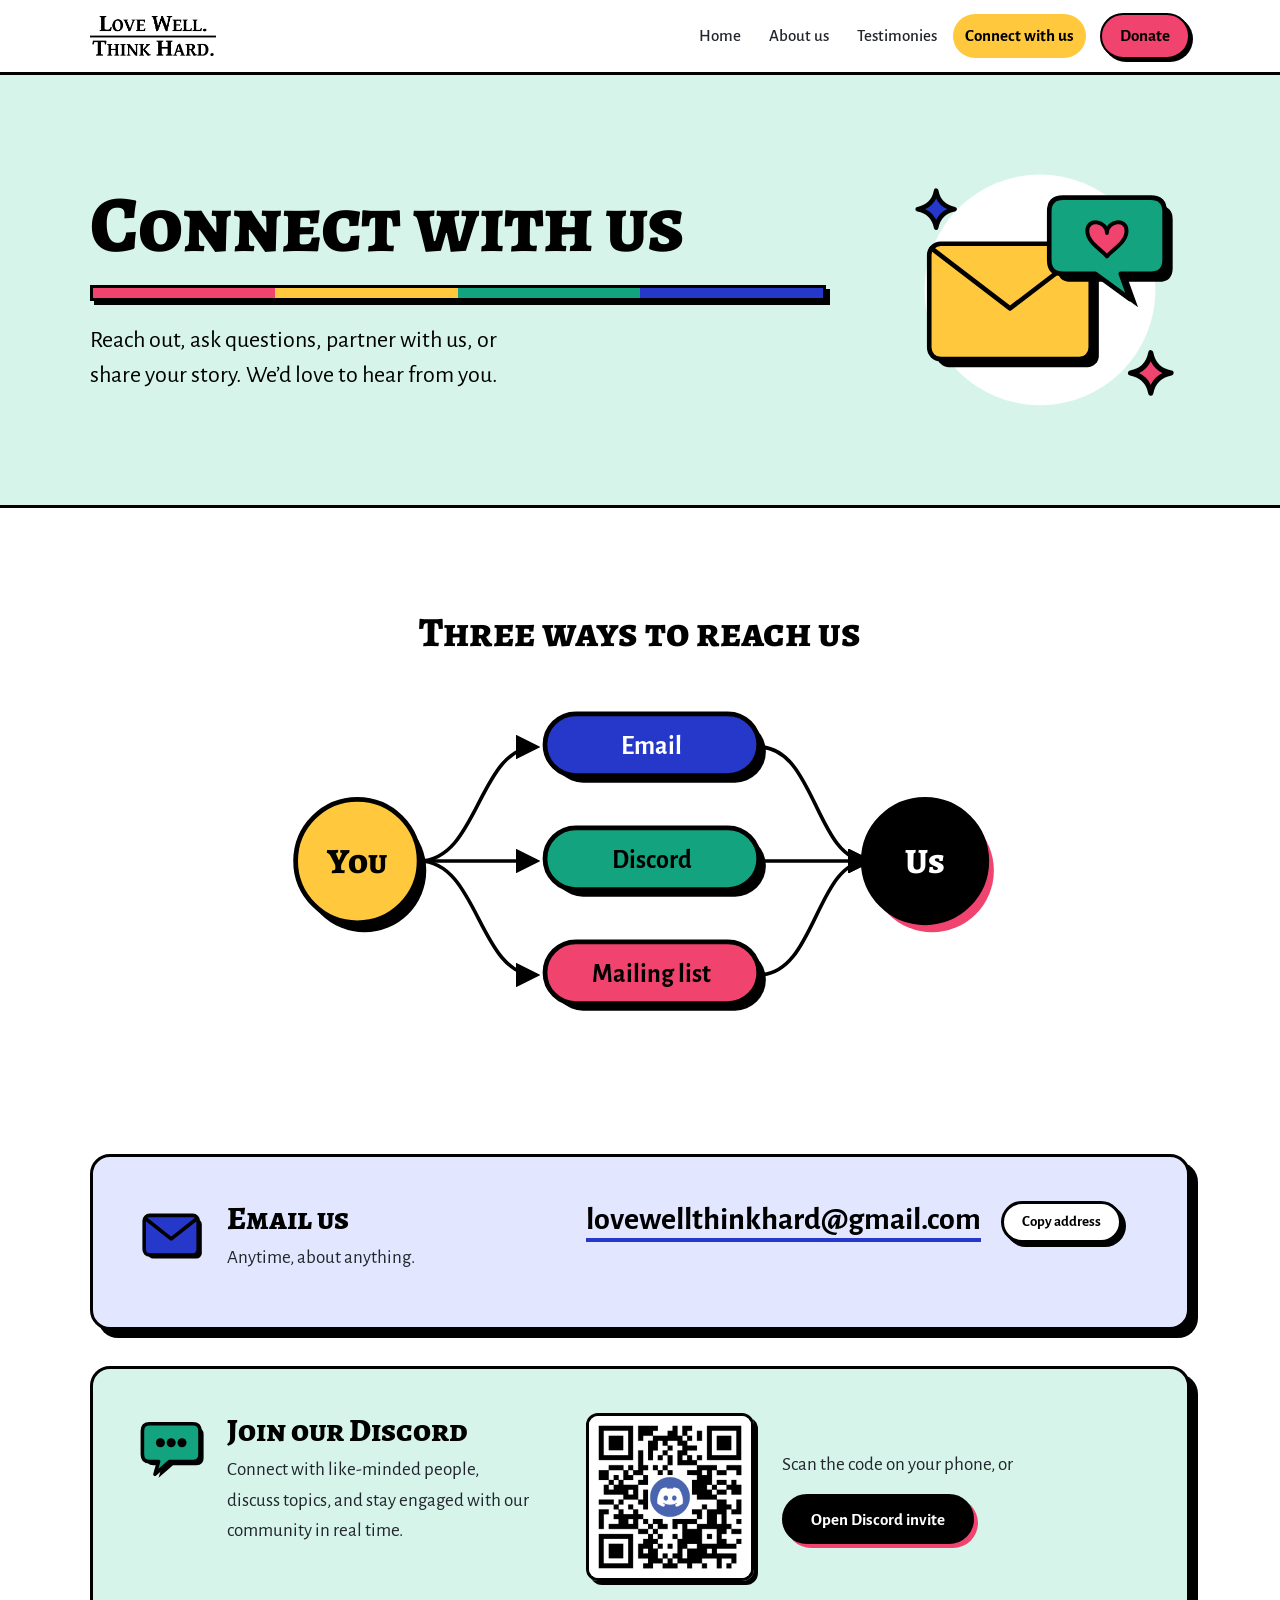
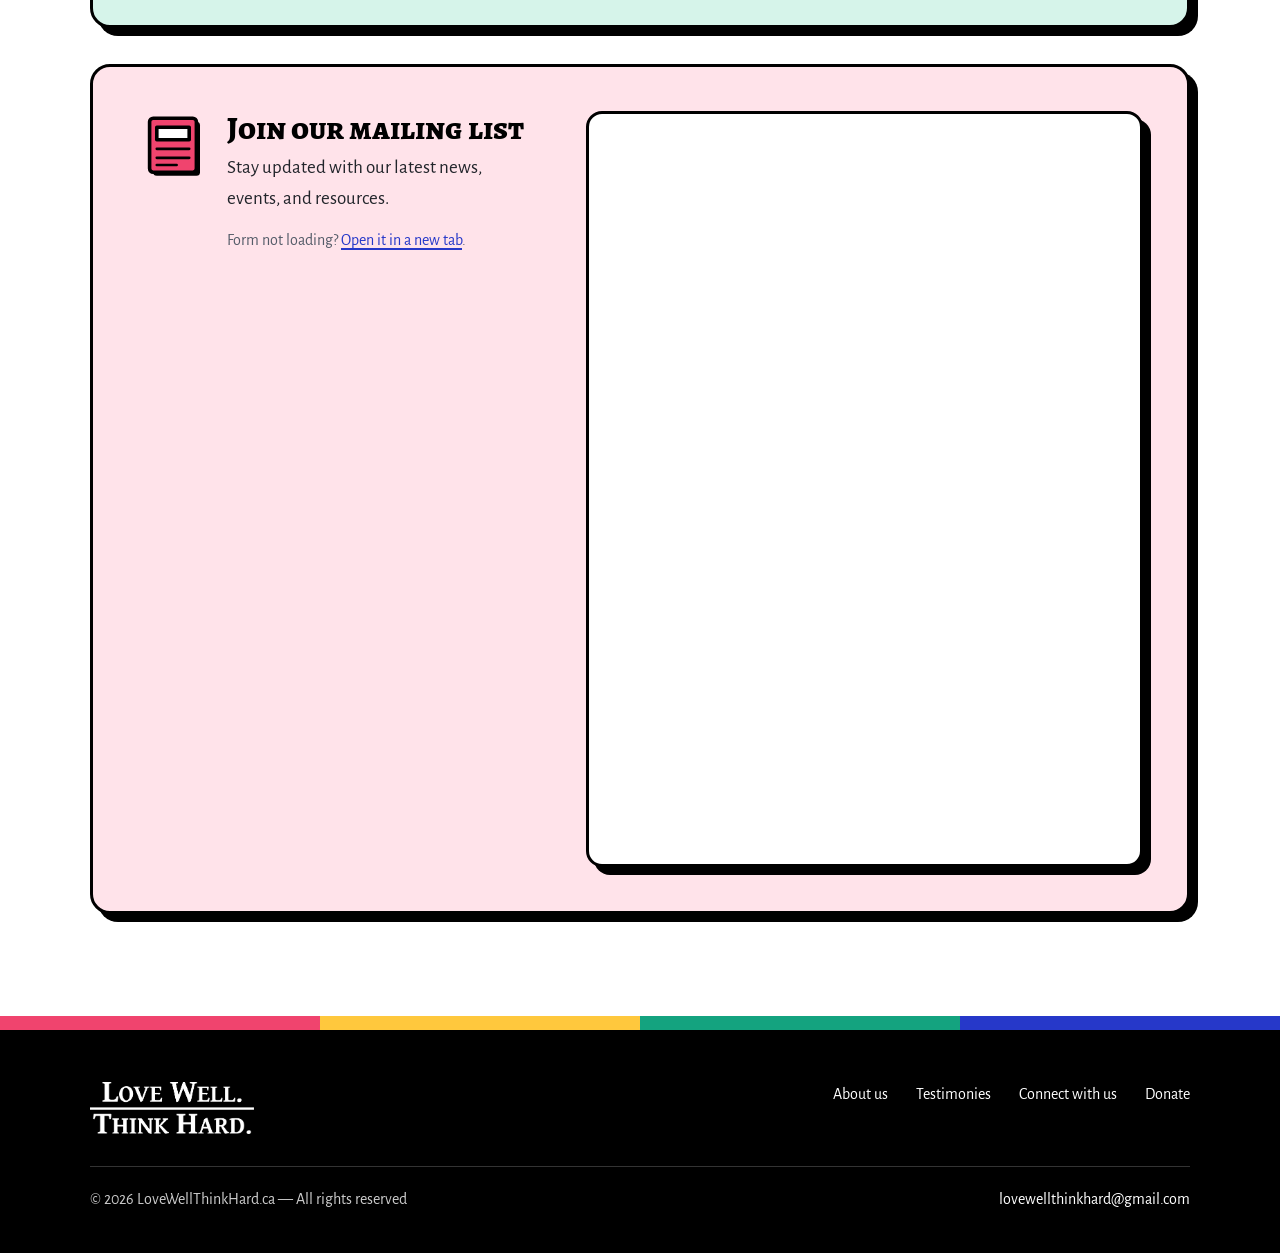
<file: connect.html>
<!DOCTYPE html>
<html lang="en">
<head>
  <meta charset="UTF-8">
  <meta name="viewport" content="width=device-width, initial-scale=1">
  <title>Connect with us — Love Well. Think Hard.</title>
  <meta name="description" content="Email us, join our mailing list, or join our Discord community.">
  <meta name="theme-color" content="#ffffff">
  <meta property="og:title" content="Connect with us — Love Well. Think Hard.">
  <meta property="og:description" content="Email us, join our mailing list, or join our Discord community.">
  <meta property="og:image" content="webfiles/logo.png">
  <link rel="icon" type="image/jpeg" href="webfiles/logo%20small.jpg">
  <link rel="preconnect" href="https://fonts.googleapis.com">
  <link rel="preconnect" href="https://fonts.gstatic.com" crossorigin>
  <link rel="stylesheet" href="https://fonts.googleapis.com/css2?family=Alegreya+SC:wght@700;800&family=Alegreya+Sans:ital,wght@0,400;0,500;0,700;1,400&display=swap">
  <link rel="stylesheet" href="styles.css">
</head>
<body>
  <a class="skip" href="#main">Skip to content</a>

  <header class="site-header">
    <div class="wrap">
      <a class="brand" href="index.html">
        <img src="webfiles/logo.png" alt="Love Well. Think Hard. — home" width="1892" height="601">
      </a>
      <button class="nav-toggle" type="button" aria-expanded="false" aria-controls="site-nav" aria-label="Menu"><span></span></button>
      <nav id="site-nav" class="nav" aria-label="Main">
        <a href="index.html">Home</a>
        <a href="about.html">About us</a>
        <a href="testimonies.html">Testimonies</a>
        <a href="connect.html" aria-current="page">Connect with us</a>
        <!-- <a href="volunteer.html">Volunteer with us</a> -->
        <a href="donate.html" class="nav-donate">Donate</a>
      </nav>
    </div>
  </header>

  <main id="main">
    <section class="split split-page mint-tint">
      <div class="wrap split-grid">
        <div>
          <h1 class="split-top page-title">Connect with us</h1>
          <span class="split-rule" aria-hidden="true"></span>
          <p class="page-dek">Reach out, ask questions, partner with us, or share your story. We’d love to hear from you.</p>
        </div>
        <svg class="art head-art" viewBox="0 0 260 220" aria-hidden="true">
  <circle cx="130" cy="110" r="100" class="f-white"/>
  <rect x="34" y="70" width="140" height="100" rx="10" class="f-ink" transform="translate(7 7)"/>
  <rect x="34" y="70" width="140" height="100" rx="10" class="ink f-sun"/>
  <path d="M36,74 L104,126 L172,74" class="ink no-fill"/>
  <path class="f-ink" transform="translate(7 7)" d="M150,30 H226 Q238,30 238,42 V84 Q238,96 226,96 H200 L208,118 L178,96 H150 Q138,96 138,84 V42 Q138,30 150,30Z"/><path class="ink f-mint" d="M150,30 H226 Q238,30 238,42 V84 Q238,96 226,96 H200 L208,118 L178,96 H150 Q138,96 138,84 V42 Q138,30 150,30Z" />
  <path class="ink f-rose" transform="translate(188 64) scale(0.85) translate(0 -14)" d="M0,10 C0,-2 -20,-6 -20,8 C-20,20 -4,28 0,34 C4,28 20,20 20,8 C20,-6 0,-2 0,10 Z"/>
  <path class="ink f-cobalt" transform="translate(40 40) scale(1.0)" d="M0,-16 Q2.5,-2.5 16,0 Q2.5,2.5 0,16 Q-2.5,2.5 -16,0 Q-2.5,-2.5 0,-16Z"/>
  <path class="ink f-rose" transform="translate(226 182) scale(1.1)" d="M0,-16 Q2.5,-2.5 16,0 Q2.5,2.5 0,16 Q-2.5,2.5 -16,0 Q-2.5,-2.5 0,-16Z"/>
</svg>
      </div>
    </section>

    <section class="band no-rule">
      <div class="wrap">
        <h2 class="section-head center">Three ways to reach us</h2>
        <figure class="diagram diagram-hub">
<svg class="dg-tall" viewBox="0 0 360 540" role="img" aria-label="Diagram: three ways to reach us, by email, Discord, or the mailing list">
  <defs><marker id="arr-t" viewBox="0 0 10 10" refX="8" refY="5" markerWidth="7" markerHeight="7" orient="auto"><path d="M0,0 L10,5 L0,10 Z" class="f-ink"/></marker></defs>
  <line x1="180" y1="110" x2="180" y2="432" class="ink-thin" marker-end="url(#arr-t)"/><a href="#email"><rect x="56" y="178" width="260" height="56" rx="28" class="f-ink"/><rect x="50" y="172" width="260" height="56" rx="28" class="ink f-cobalt pill"/><text x="180" y="208" class="dg-node dg-on-dark" text-anchor="middle">Email</text></a><a href="#discord"><rect x="56" y="268" width="260" height="56" rx="28" class="f-ink"/><rect x="50" y="262" width="260" height="56" rx="28" class="ink f-mint pill"/><text x="180" y="298" class="dg-node" text-anchor="middle">Discord</text></a><a href="#mailing-list"><rect x="56" y="358" width="260" height="56" rx="28" class="f-ink"/><rect x="50" y="352" width="260" height="56" rx="28" class="ink f-rose pill"/><text x="180" y="388" class="dg-node" text-anchor="middle">Mailing list</text></a>
  <circle cx="186" cy="66" r="48" class="f-ink"/>
  <circle cx="180" cy="60" r="48" class="ink f-sun"/>
  <text x="180" y="70" class="dg-label" text-anchor="middle">You</text>
  <circle cx="186" cy="490" r="48" class="f-rose"/>
  <circle cx="180" cy="484" r="48" class="ink f-ink"/>
  <text x="180" y="494" class="dg-label dg-on-dark" text-anchor="middle">Us</text>
</svg>
<svg class="dg-wide" viewBox="0 0 640 320" role="img" aria-labelledby="hub-t">
  <title id="hub-t">Diagram: three ways to reach us, by email, Discord, or the mailing list</title>
  <defs><marker id="arr" viewBox="0 0 10 10" refX="8" refY="5" markerWidth="7" markerHeight="7" orient="auto-start-reverse"><path d="M0,0 L10,5 L0,10 Z" class="f-ink"/></marker></defs>
  <path d="M134,160 C184,160 184,64 232,64" class="ink-thin no-fill" marker-end="url(#arr)"/><path d="M420,64 C468,64 468,160 512,160" class="ink-thin no-fill" marker-end="url(#arr)"/><path d="M134,160 C184,160 184,160 232,160" class="ink-thin no-fill" marker-end="url(#arr)"/><path d="M420,160 C468,160 468,160 512,160" class="ink-thin no-fill" marker-end="url(#arr)"/><path d="M134,160 C184,160 184,256 232,256" class="ink-thin no-fill" marker-end="url(#arr)"/><path d="M420,256 C468,256 468,160 512,160" class="ink-thin no-fill" marker-end="url(#arr)"/>
  <circle cx="88" cy="168" r="52" class="f-ink"/>
  <circle cx="82" cy="160" r="52" class="ink f-sun"/>
  <text x="82" y="170" class="dg-label" text-anchor="middle">You</text>
  <circle cx="566" cy="168" r="52" class="f-rose"/>
  <circle cx="560" cy="160" r="52" class="ink f-ink"/>
  <text x="560" y="170" class="dg-label dg-on-dark" text-anchor="middle">Us</text>
  <a href="#email"><rect x="246" y="42" width="180" height="52" rx="26" class="f-ink"/><rect x="240" y="36" width="180" height="52" rx="26" class="ink f-cobalt pill"/><text x="330" y="70" class="dg-node dg-on-dark" text-anchor="middle">Email</text></a><a href="#discord"><rect x="246" y="138" width="180" height="52" rx="26" class="f-ink"/><rect x="240" y="132" width="180" height="52" rx="26" class="ink f-mint pill"/><text x="330" y="166" class="dg-node" text-anchor="middle">Discord</text></a><a href="#mailing-list"><rect x="246" y="234" width="180" height="52" rx="26" class="f-ink"/><rect x="240" y="228" width="180" height="52" rx="26" class="ink f-rose pill"/><text x="330" y="262" class="dg-node" text-anchor="middle">Mailing list</text></a>
</svg>
</figure>
      </div>
    </section>

    <section class="band band-flush">
      <div class="wrap channels">

        <div class="channel cobalt-tint" id="email">
          <div class="channel-head">
            <div class="channel-icon"><svg viewBox="0 0 80 80" aria-hidden="true"><rect x="12" y="20" width="60" height="44" rx="6" class="f-ink"/><rect x="8" y="16" width="60" height="44" rx="6" class="ink f-cobalt"/><path d="M10,20 L38,42 L66,20" class="ink no-fill" stroke="#fff"/></svg></div>
            <div>
              <h2 class="section-head">Email us</h2>
              <p>Anytime, about anything.</p>
            </div>
          </div>
          <div class="email-row">
            <a class="email-big" href="mailto:lovewellthinkhard@gmail.com">lovewellthinkhard@gmail.com</a>
            <button class="btn btn-outline copy-btn" type="button" data-copy="lovewellthinkhard@gmail.com">Copy address</button>
          </div>
        </div>

        <div class="channel mint-tint" id="discord">
          <div class="channel-head">
            <div class="channel-icon"><svg viewBox="0 0 80 80" aria-hidden="true"><path class="f-ink" transform="translate(4 4)" d="M14,12 H62 Q70,12 70,20 V46 Q70,54 62,54 H36 L20,68 L24,54 H14 Q6,54 6,46 V20 Q6,12 14,12Z"/><path class="ink f-mint" d="M14,12 H62 Q70,12 70,20 V46 Q70,54 62,54 H36 L20,68 L24,54 H14 Q6,54 6,46 V20 Q6,12 14,12Z"/><circle cx="26" cy="33" r="5" class="f-ink"/><circle cx="38" cy="33" r="5" class="f-ink"/><circle cx="50" cy="33" r="5" class="f-ink"/></svg></div>
            <div>
              <h2 class="section-head">Join our Discord</h2>
              <p>Connect with like-minded people, discuss topics, and stay engaged with our community in real time.</p>
            </div>
          </div>
          <div class="discord">
            <a href="https://discord.gg/5K6kam9NgS" target="_blank" rel="noopener" class="qr">
              <img src="webfiles/discord.jpg" alt="QR code to join our Discord server" width="168" height="168" loading="lazy">
            </a>
            <div>
              <p style="margin-bottom:14px">Scan the code on your phone, or</p>
              <a class="btn btn-dark" href="https://discord.gg/5K6kam9NgS" target="_blank" rel="noopener">Open Discord invite</a>
            </div>
          </div>
        </div>

        <div class="channel rose-tint" id="mailing-list">
          <div class="channel-head">
            <div class="channel-icon"><svg viewBox="0 0 80 80" aria-hidden="true"><rect x="18" y="12" width="52" height="60" rx="4" class="f-ink"/><rect x="14" y="8" width="52" height="60" rx="4" class="ink f-rose"/><rect x="22" y="18" width="36" height="14" class="ink f-white"/><path d="M22,42 H58 M22,52 H58 M22,60 H44" class="ink-thin no-fill"/></svg></div>
            <div>
              <h2 class="section-head">Join our mailing list</h2>
              <p>Stay updated with our latest news, events, and resources.</p>
              <p class="fine">Form not loading? <a href="https://forms.gle/ZfoSXgqHMAzmPKiF9" target="_blank" rel="noopener">Open it in a new tab</a>.</p>
            </div>
          </div>
          <div class="frame">
            <iframe src="https://forms.gle/ZfoSXgqHMAzmPKiF9" title="Mailing list sign-up form" height="750" loading="lazy">Loading…</iframe>
          </div>
        </div>

      </div>
    </section>
  </main>

  <footer class="site-footer">
    <div class="stripe" aria-hidden="true"></div>
    <div class="wrap">
      <a class="brand" href="index.html">
        <img src="webfiles/logo.png" alt="Love Well. Think Hard." width="1892" height="601" loading="lazy">
      </a>
      <nav class="footer-links" aria-label="Footer">
        <a href="about.html">About us</a>
        <a href="testimonies.html">Testimonies</a>
        <a href="connect.html">Connect with us</a>
        <a href="donate.html">Donate</a>
      </nav>
      <div class="footer-meta">
        <span>© 2026 LoveWellThinkHard.ca — All rights reserved</span>
        <a href="mailto:lovewellthinkhard@gmail.com">lovewellthinkhard@gmail.com</a>
      </div>
    </div>
  </footer>

  <script src="site.js"></script>
</body>
</html>
</file>
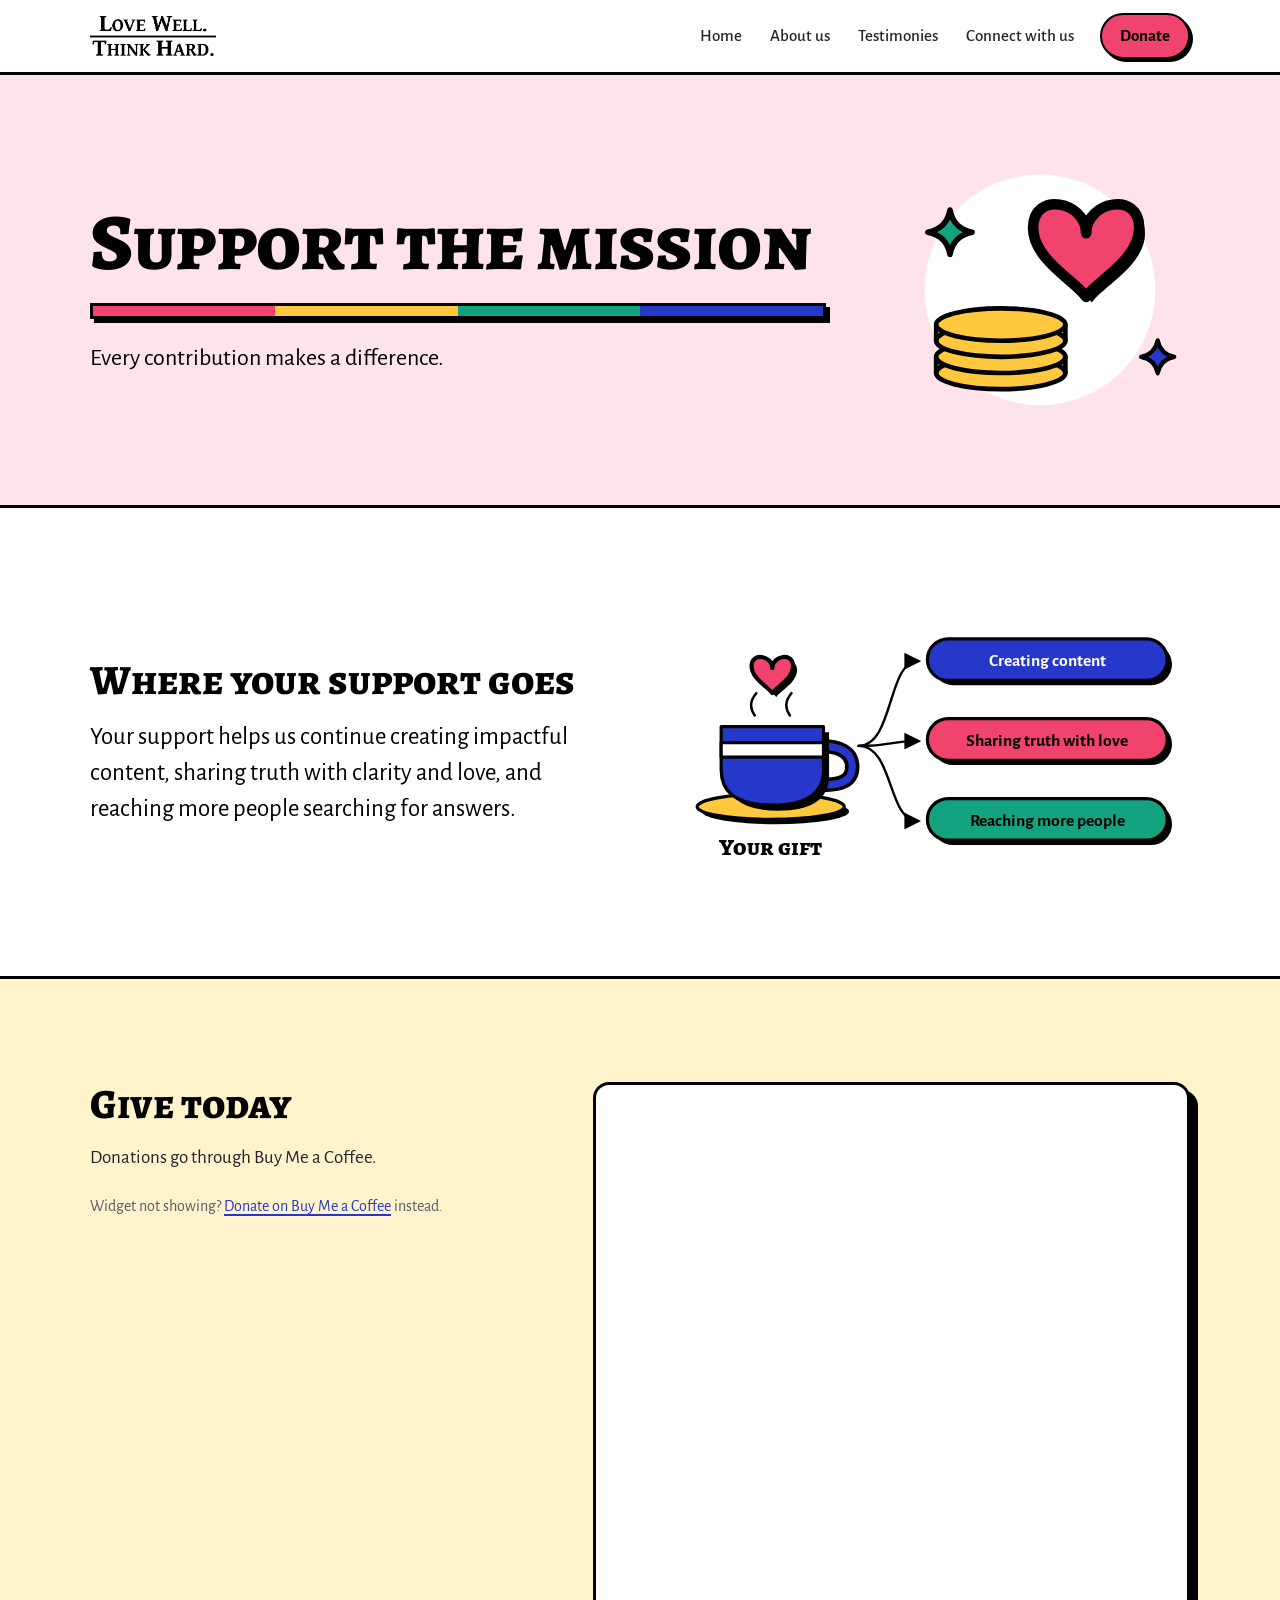
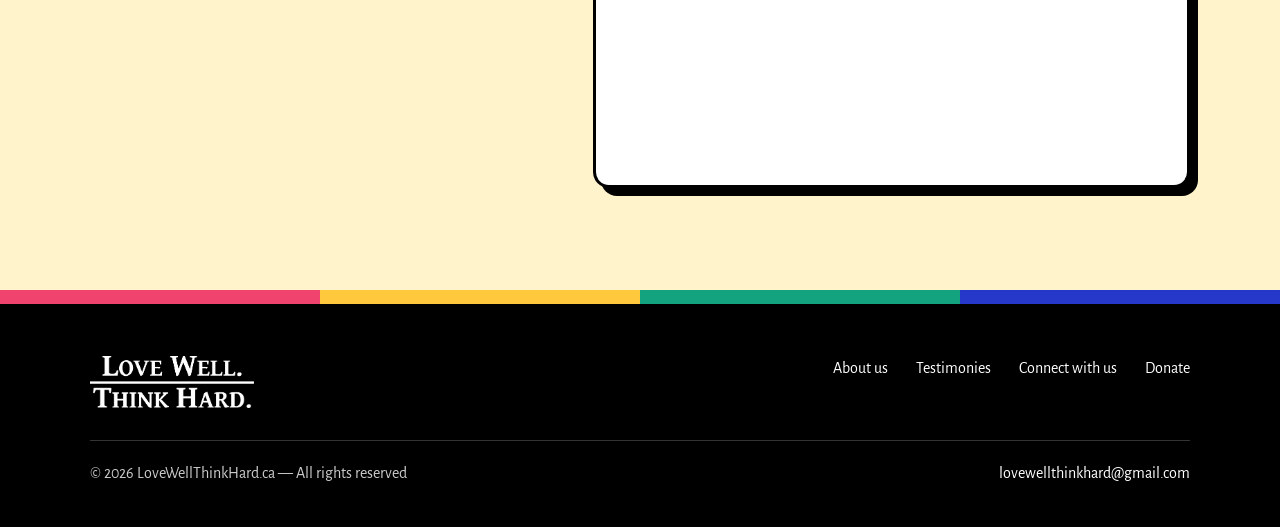
<file: donate.html>
<!DOCTYPE html>
<html lang="en">
<head>
  <meta charset="UTF-8">
  <meta name="viewport" content="width=device-width, initial-scale=1">
  <title>Donate — Love Well. Think Hard.</title>
  <meta name="description" content="Support the mission of Love Well. Think Hard.">
  <meta name="theme-color" content="#ffffff">
  <meta property="og:title" content="Donate — Love Well. Think Hard.">
  <meta property="og:description" content="Support the mission of Love Well. Think Hard.">
  <meta property="og:image" content="webfiles/logo.png">
  <link rel="icon" type="image/jpeg" href="webfiles/logo%20small.jpg">
  <link rel="preconnect" href="https://fonts.googleapis.com">
  <link rel="preconnect" href="https://fonts.gstatic.com" crossorigin>
  <link rel="stylesheet" href="https://fonts.googleapis.com/css2?family=Alegreya+SC:wght@700;800&family=Alegreya+Sans:ital,wght@0,400;0,500;0,700;1,400&display=swap">
  <link rel="stylesheet" href="styles.css">
</head>
<body>
  <a class="skip" href="#main">Skip to content</a>

  <header class="site-header">
    <div class="wrap">
      <a class="brand" href="index.html">
        <img src="webfiles/logo.png" alt="Love Well. Think Hard. — home" width="1892" height="601">
      </a>
      <button class="nav-toggle" type="button" aria-expanded="false" aria-controls="site-nav" aria-label="Menu"><span></span></button>
      <nav id="site-nav" class="nav" aria-label="Main">
        <a href="index.html">Home</a>
        <a href="about.html">About us</a>
        <a href="testimonies.html">Testimonies</a>
        <a href="connect.html">Connect with us</a>
        <!-- <a href="volunteer.html">Volunteer with us</a> -->
        <a href="donate.html" class="nav-donate" aria-current="page">Donate</a>
      </nav>
    </div>
  </header>

  <main id="main">
    <section class="split split-page rose-tint">
      <div class="wrap split-grid">
        <div>
          <h1 class="split-top page-title">Support the mission</h1>
          <span class="split-rule" aria-hidden="true"></span>
          <p class="page-dek">Every contribution makes a difference.</p>
        </div>
        <svg class="art head-art" viewBox="0 0 260 220" aria-hidden="true">
  <circle cx="130" cy="110" r="100" class="f-white"/>
  <ellipse cx="96" cy="182" rx="56" ry="14" class="ink f-sun"/>
  <path d="M40,168 V182 M152,168 V182" class="ink"/>
  <ellipse cx="96" cy="168" rx="56" ry="14" class="ink f-sun"/>
  <ellipse cx="96" cy="154" rx="56" ry="14" class="ink f-sun"/>
  <path d="M40,140 V154 M152,140 V154" class="ink"/>
  <ellipse cx="96" cy="140" rx="56" ry="14" class="ink f-sun"/>
  <path class="f-ink" transform="translate(175 75) scale(2.3) translate(0 -14)" d="M0,10 C0,-2 -20,-6 -20,8 C-20,20 -4,28 0,34 C4,28 20,20 20,8 C20,-6 0,-2 0,10 Z"/><path class="ink f-rose" transform="translate(170 70) scale(2.3) translate(0 -14)" d="M0,10 C0,-2 -20,-6 -20,8 C-20,20 -4,28 0,34 C4,28 20,20 20,8 C20,-6 0,-2 0,10 Z"/>
  <path class="ink f-mint" transform="translate(52 60) scale(1.2)" d="M0,-16 Q2.5,-2.5 16,0 Q2.5,2.5 0,16 Q-2.5,2.5 -16,0 Q-2.5,-2.5 0,-16Z"/>
  <path class="ink f-cobalt" transform="translate(232 168) scale(0.9)" d="M0,-16 Q2.5,-2.5 16,0 Q2.5,2.5 0,16 Q-2.5,2.5 -16,0 Q-2.5,-2.5 0,-16Z"/>
</svg>
      </div>
    </section>

    <section class="band">
      <div class="wrap manifesto">
        <div class="prose">
          <h2 class="section-head">Where your support goes</h2>
          <p class="lead">Your support helps us continue creating impactful content, sharing truth with clarity and love, and reaching more people searching for answers.</p>
        </div>
        <figure class="diagram diagram-flow">
<svg class="dg-tall" viewBox="0 0 360 590" role="img" aria-label="Diagram: your gift supports creating content, sharing truth with love, and reaching more people">
  <defs><marker id="arr-d" viewBox="0 0 10 10" refX="8" refY="5" markerWidth="7" markerHeight="7" orient="auto"><path d="M0,0 L10,5 L0,10 Z" class="f-ink"/></marker></defs>
  <line x1="180" y1="318" x2="180" y2="350" class="ink-thin" marker-end="url(#arr-d)"/><rect x="56" y="358" width="260" height="56" rx="28" class="f-ink"/><rect x="50" y="352" width="260" height="56" rx="28" class="ink f-cobalt pill"/><text x="180" y="388" class="dg-node dg-on-dark" text-anchor="middle">Creating content</text><rect x="56" y="438" width="260" height="56" rx="28" class="f-ink"/><rect x="50" y="432" width="260" height="56" rx="28" class="ink f-rose pill"/><text x="180" y="468" class="dg-node" text-anchor="middle">Sharing truth with love</text><rect x="56" y="518" width="260" height="56" rx="28" class="f-ink"/><rect x="50" y="512" width="260" height="56" rx="28" class="ink f-mint pill"/><text x="180" y="548" class="dg-node" text-anchor="middle">Reaching more people</text>
  <g transform="translate(64 0)">
  <ellipse cx="116" cy="246" rx="92" ry="16" class="f-ink" transform="translate(6 6)"/>
  <ellipse cx="116" cy="246" rx="92" ry="16" class="ink f-sun"/>
  <path d="M176,170 Q218,170 218,196 Q218,222 176,218" class="handle-edge"/>
  <path d="M176,170 Q218,170 218,196 Q218,222 176,218" class="handle"/>
  <path d="M54,146 H182 V200 Q182,244 118,244 Q54,244 54,200 Z" class="f-ink" transform="translate(7 7)"/>
  <path d="M54,146 H182 V200 Q182,244 118,244 Q54,244 54,200 Z" class="ink f-cobalt"/>
  <rect x="54" y="166" width="128" height="18" class="ink f-white"/>
  <path d="M96,132 Q86,118 98,104 M140,132 Q130,118 142,104" class="ink-thin no-fill"/>
  <path class="f-ink" transform="translate(123 83) scale(1.3) translate(0 -14)" d="M0,10 C0,-2 -20,-6 -20,8 C-20,20 -4,28 0,34 C4,28 20,20 20,8 C20,-6 0,-2 0,10 Z"/><path class="ink f-rose" transform="translate(118 78) scale(1.3) translate(0 -14)" d="M0,10 C0,-2 -20,-6 -20,8 C-20,20 -4,28 0,34 C4,28 20,20 20,8 C20,-6 0,-2 0,10 Z"/>
  <text x="116" y="306" class="dg-label" text-anchor="middle">Your gift</text>
</g>
</svg>
<svg class="dg-wide" viewBox="0 0 640 330" role="img" aria-labelledby="flow-t">
  <title id="flow-t">Diagram: your gift supports creating content, sharing truth with love, and reaching more people</title>
  <defs><marker id="arr2" viewBox="0 0 10 10" refX="8" refY="5" markerWidth="7" markerHeight="7" orient="auto"><path d="M0,0 L10,5 L0,10 Z" class="f-ink"/></marker></defs>
  <path d="M226,170 C270,170 262,64 300,64" class="ink-thin no-fill" marker-end="url(#arr2)"/><path d="M226,170 C270,170 262,164 300,164" class="ink-thin no-fill" marker-end="url(#arr2)"/><path d="M226,170 C270,170 262,264 300,264" class="ink-thin no-fill" marker-end="url(#arr2)"/>
  <rect x="318" y="42" width="300" height="52" rx="26" class="f-ink"/><rect x="312" y="36" width="300" height="52" rx="26" class="ink f-cobalt"/><text x="462" y="70" class="dg-node dg-on-dark" text-anchor="middle">Creating content</text><rect x="318" y="142" width="300" height="52" rx="26" class="f-ink"/><rect x="312" y="136" width="300" height="52" rx="26" class="ink f-rose"/><text x="462" y="170" class="dg-node" text-anchor="middle">Sharing truth with love</text><rect x="318" y="242" width="300" height="52" rx="26" class="f-ink"/><rect x="312" y="236" width="300" height="52" rx="26" class="ink f-mint"/><text x="462" y="270" class="dg-node" text-anchor="middle">Reaching more people</text>
  <ellipse cx="116" cy="246" rx="92" ry="16" class="f-ink" transform="translate(6 6)"/>
  <ellipse cx="116" cy="246" rx="92" ry="16" class="ink f-sun"/>
  <path d="M176,170 Q218,170 218,196 Q218,222 176,218" class="handle-edge"/>
  <path d="M176,170 Q218,170 218,196 Q218,222 176,218" class="handle"/>
  <path d="M54,146 H182 V200 Q182,244 118,244 Q54,244 54,200 Z" class="f-ink" transform="translate(7 7)"/>
  <path d="M54,146 H182 V200 Q182,244 118,244 Q54,244 54,200 Z" class="ink f-cobalt"/>
  <rect x="54" y="166" width="128" height="18" class="ink f-white"/>
  <path d="M96,132 Q86,118 98,104 M140,132 Q130,118 142,104" class="ink-thin no-fill"/>
  <path class="f-ink" transform="translate(123 83) scale(1.3) translate(0 -14)" d="M0,10 C0,-2 -20,-6 -20,8 C-20,20 -4,28 0,34 C4,28 20,20 20,8 C20,-6 0,-2 0,10 Z"/><path class="ink f-rose" transform="translate(118 78) scale(1.3) translate(0 -14)" d="M0,10 C0,-2 -20,-6 -20,8 C-20,20 -4,28 0,34 C4,28 20,20 20,8 C20,-6 0,-2 0,10 Z"/>
  <text x="116" y="306" class="dg-label" text-anchor="middle">Your gift</text>
</svg>
</figure>
      </div>
    </section>

    <section class="band sun-tint">
      <div class="wrap duo">
        <div class="duo-sticky prose">
          <h2 class="section-head">Give today</h2>
          <p>Donations go through Buy Me a Coffee.</p>
          <p class="fine">Widget not showing? <a href="https://buymeacoffee.com/lovewellthinkhard" target="_blank" rel="noopener">Donate on Buy Me a Coffee</a> instead.</p>
        </div>
        <div class="frame">
          <!-- Embedded BuyMeACoffee widget -->
          <iframe src="https://www.buymeacoffee.com/widget/page/lovewellthinkhard" title="Donate with Buy Me a Coffee" style="min-height:700px" scrolling="no"></iframe>
        </div>
      </div>
    </section>
  </main>

  <footer class="site-footer">
    <div class="stripe" aria-hidden="true"></div>
    <div class="wrap">
      <a class="brand" href="index.html">
        <img src="webfiles/logo.png" alt="Love Well. Think Hard." width="1892" height="601" loading="lazy">
      </a>
      <nav class="footer-links" aria-label="Footer">
        <a href="about.html">About us</a>
        <a href="testimonies.html">Testimonies</a>
        <a href="connect.html">Connect with us</a>
        <a href="donate.html">Donate</a>
      </nav>
      <div class="footer-meta">
        <span>© 2026 LoveWellThinkHard.ca — All rights reserved</span>
        <a href="mailto:lovewellthinkhard@gmail.com">lovewellthinkhard@gmail.com</a>
      </div>
    </div>
  </footer>

  <script src="site.js"></script>
</body>
</html>
</file>
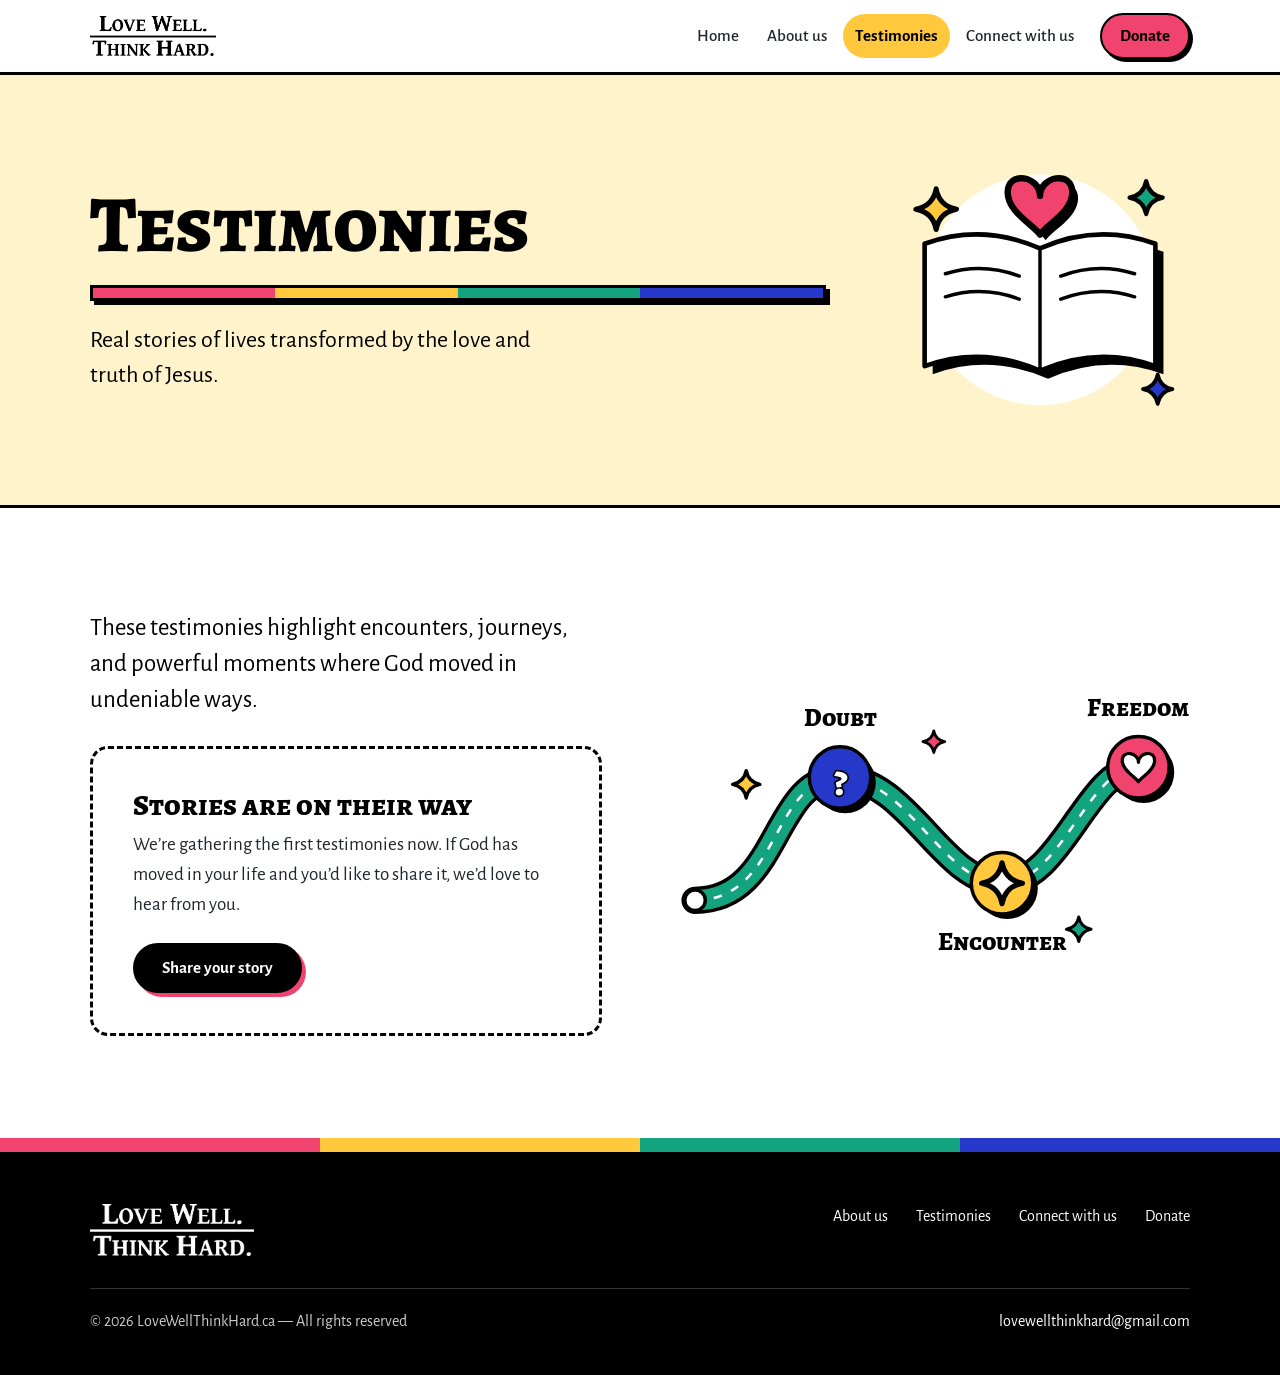
<file: testimonies.html>
<!DOCTYPE html>
<html lang="en">
<head>
  <meta charset="UTF-8">
  <meta name="viewport" content="width=device-width, initial-scale=1">
  <title>Testimonies — Love Well. Think Hard.</title>
  <meta name="description" content="Real stories of lives transformed by the love and truth of Jesus.">
  <meta name="theme-color" content="#ffffff">
  <meta property="og:title" content="Testimonies — Love Well. Think Hard.">
  <meta property="og:description" content="Real stories of lives transformed by the love and truth of Jesus.">
  <meta property="og:image" content="webfiles/logo.png">
  <link rel="icon" type="image/jpeg" href="webfiles/logo%20small.jpg">
  <link rel="preconnect" href="https://fonts.googleapis.com">
  <link rel="preconnect" href="https://fonts.gstatic.com" crossorigin>
  <link rel="stylesheet" href="https://fonts.googleapis.com/css2?family=Alegreya+SC:wght@700;800&family=Alegreya+Sans:ital,wght@0,400;0,500;0,700;1,400&display=swap">
  <link rel="stylesheet" href="styles.css">
</head>
<body>
  <a class="skip" href="#main">Skip to content</a>

  <header class="site-header">
    <div class="wrap">
      <a class="brand" href="index.html">
        <img src="webfiles/logo.png" alt="Love Well. Think Hard. — home" width="1892" height="601">
      </a>
      <button class="nav-toggle" type="button" aria-expanded="false" aria-controls="site-nav" aria-label="Menu"><span></span></button>
      <nav id="site-nav" class="nav" aria-label="Main">
        <a href="index.html">Home</a>
        <a href="about.html">About us</a>
        <a href="testimonies.html" aria-current="page">Testimonies</a>
        <a href="connect.html">Connect with us</a>
        <!-- <a href="volunteer.html">Volunteer with us</a> -->
        <a href="donate.html" class="nav-donate">Donate</a>
      </nav>
    </div>
  </header>

  <main id="main">
    <section class="split split-page sun-tint">
      <div class="wrap split-grid">
        <div>
          <h1 class="split-top page-title">Testimonies</h1>
          <span class="split-rule" aria-hidden="true"></span>
          <p class="page-dek">Real stories of lives transformed by the love and truth of Jesus.</p>
        </div>
        <svg class="art head-art" viewBox="0 0 260 220" aria-hidden="true">
  <circle cx="130" cy="110" r="100" class="f-white"/>
  <path class="f-ink" transform="translate(7 7)" d="M30,70 Q80,52 130,74 Q180,52 230,70 V176 Q180,158 130,180 Q80,158 30,176 Z"/>
  <path class="ink f-white" d="M30,70 Q80,52 130,74 Q180,52 230,70 V176 Q180,158 130,180 Q80,158 30,176 Z"/>
  <path class="ink-thin no-fill" d="M130,74 V180 M48,96 Q80,86 112,98 M48,116 Q80,106 112,118 M148,98 Q180,86 212,96 M148,118 Q180,106 212,116"/>
  <path class="f-ink" transform="translate(135 39) scale(1.4) translate(0 -14)" d="M0,10 C0,-2 -20,-6 -20,8 C-20,20 -4,28 0,34 C4,28 20,20 20,8 C20,-6 0,-2 0,10 Z"/><path class="ink f-rose" transform="translate(130 34) scale(1.4) translate(0 -14)" d="M0,10 C0,-2 -20,-6 -20,8 C-20,20 -4,28 0,34 C4,28 20,20 20,8 C20,-6 0,-2 0,10 Z"/>
  <path class="ink f-sun" transform="translate(40 40) scale(1.1)" d="M0,-16 Q2.5,-2.5 16,0 Q2.5,2.5 0,16 Q-2.5,2.5 -16,0 Q-2.5,-2.5 0,-16Z"/>
  <path class="ink f-mint" transform="translate(222 30) scale(0.9)" d="M0,-16 Q2.5,-2.5 16,0 Q2.5,2.5 0,16 Q-2.5,2.5 -16,0 Q-2.5,-2.5 0,-16Z"/>
  <path class="ink f-cobalt" transform="translate(232 196) scale(0.8)" d="M0,-16 Q2.5,-2.5 16,0 Q2.5,2.5 0,16 Q-2.5,2.5 -16,0 Q-2.5,-2.5 0,-16Z"/>
</svg>
      </div>
    </section>

    <section class="band">
      <div class="wrap manifesto">
        <div class="prose">
          <p class="lead">These testimonies highlight encounters, journeys, and powerful moments where God moved in undeniable ways.</p>
          <div class="empty">
            <h2>Stories are on their way</h2>
            <p>We’re gathering the first testimonies now. If God has moved in your life and you’d like to share it, we’d love to hear from you.</p>
            <a class="btn btn-dark" href="mailto:lovewellthinkhard@gmail.com?subject=My%20testimony">Share your story</a>
          </div>
        </div>
        <figure class="diagram diagram-journey">
<svg viewBox="0 0 600 330" role="img" aria-labelledby="journey-t">
  <title id="journey-t">Illustration: a winding road through doubt, encounter, and freedom</title>
  <path d="M20,256 C120,256 110,112 190,112 S310,236 380,236 S480,100 540,100" class="road-edge"/>
  <path d="M20,256 C120,256 110,112 190,112 S310,236 380,236 S480,100 540,100" class="road"/>
  <path d="M20,256 C120,256 110,112 190,112 S310,236 380,236 S480,100 540,100" class="road-line"/>
  <circle cx="20" cy="256" r="12" class="ink f-white"/>
  <circle cx="196" cy="118" r="36" class="f-ink"/>
  <circle cx="190" cy="112" r="36" class="ink f-cobalt"/>
  <text x="190" y="132" class="art-glyph" font-size="54" text-anchor="middle">?</text>
  <text x="190" y="52" class="dg-label" text-anchor="middle">Doubt</text>
  <circle cx="386" cy="242" r="36" class="f-ink"/>
  <circle cx="380" cy="236" r="36" class="ink f-sun"/>
  <path class="ink f-white" transform="translate(380 236) scale(1.5)" d="M0,-16 Q2.5,-2.5 16,0 Q2.5,2.5 0,16 Q-2.5,2.5 -16,0 Q-2.5,-2.5 0,-16Z"/>
  <text x="380" y="314" class="dg-label" text-anchor="middle">Encounter</text>
  <circle cx="546" cy="106" r="36" class="f-ink"/>
  <circle cx="540" cy="100" r="36" class="ink f-rose"/>
  <path class="ink f-white" transform="translate(540 98) scale(0.95) translate(0 -14)" d="M0,10 C0,-2 -20,-6 -20,8 C-20,20 -4,28 0,34 C4,28 20,20 20,8 C20,-6 0,-2 0,10 Z"/>
  <text x="540" y="40" class="dg-label" text-anchor="middle">Freedom</text>
  <path class="ink f-sun" transform="translate(80 120) scale(1.0)" d="M0,-16 Q2.5,-2.5 16,0 Q2.5,2.5 0,16 Q-2.5,2.5 -16,0 Q-2.5,-2.5 0,-16Z"/>
  <path class="ink f-rose" transform="translate(300 70) scale(0.8)" d="M0,-16 Q2.5,-2.5 16,0 Q2.5,2.5 0,16 Q-2.5,2.5 -16,0 Q-2.5,-2.5 0,-16Z"/>
  <path class="ink f-mint" transform="translate(470 290) scale(0.9)" d="M0,-16 Q2.5,-2.5 16,0 Q2.5,2.5 0,16 Q-2.5,2.5 -16,0 Q-2.5,-2.5 0,-16Z"/>
</svg>
</figure>
      </div>

      <!-- Testimony cards: when you have stories, delete the .empty box above
           and uncomment this block (add as many .story items as you like).
      <div class="wrap stories">
        <article class="story rose-tint">
          <h2>From Doubt to Faith</h2>
          <p>A story of someone who wrestled with questions about God and found clarity through Christ.</p>
        </article>

        <article class="story sun-tint">
          <h2>Encounter in a Dream</h2>
          <p>Many worldwide see Jesus in dreams. This testimony reflects one such life-changing encounter.</p>
        </article>

        <article class="story mint-tint">
          <h2>Freedom From Fear</h2>
          <p>An inspiring journey of leaving fear and confusion to embrace the freedom Jesus gives.</p>
        </article>
      </div>
      -->
    </section>
  </main>

  <footer class="site-footer">
    <div class="stripe" aria-hidden="true"></div>
    <div class="wrap">
      <a class="brand" href="index.html">
        <img src="webfiles/logo.png" alt="Love Well. Think Hard." width="1892" height="601" loading="lazy">
      </a>
      <nav class="footer-links" aria-label="Footer">
        <a href="about.html">About us</a>
        <a href="testimonies.html">Testimonies</a>
        <a href="connect.html">Connect with us</a>
        <a href="donate.html">Donate</a>
      </nav>
      <div class="footer-meta">
        <span>© 2026 LoveWellThinkHard.ca — All rights reserved</span>
        <a href="mailto:lovewellthinkhard@gmail.com">lovewellthinkhard@gmail.com</a>
      </div>
    </div>
  </footer>

  <script src="site.js"></script>
</body>
</html>
</file>
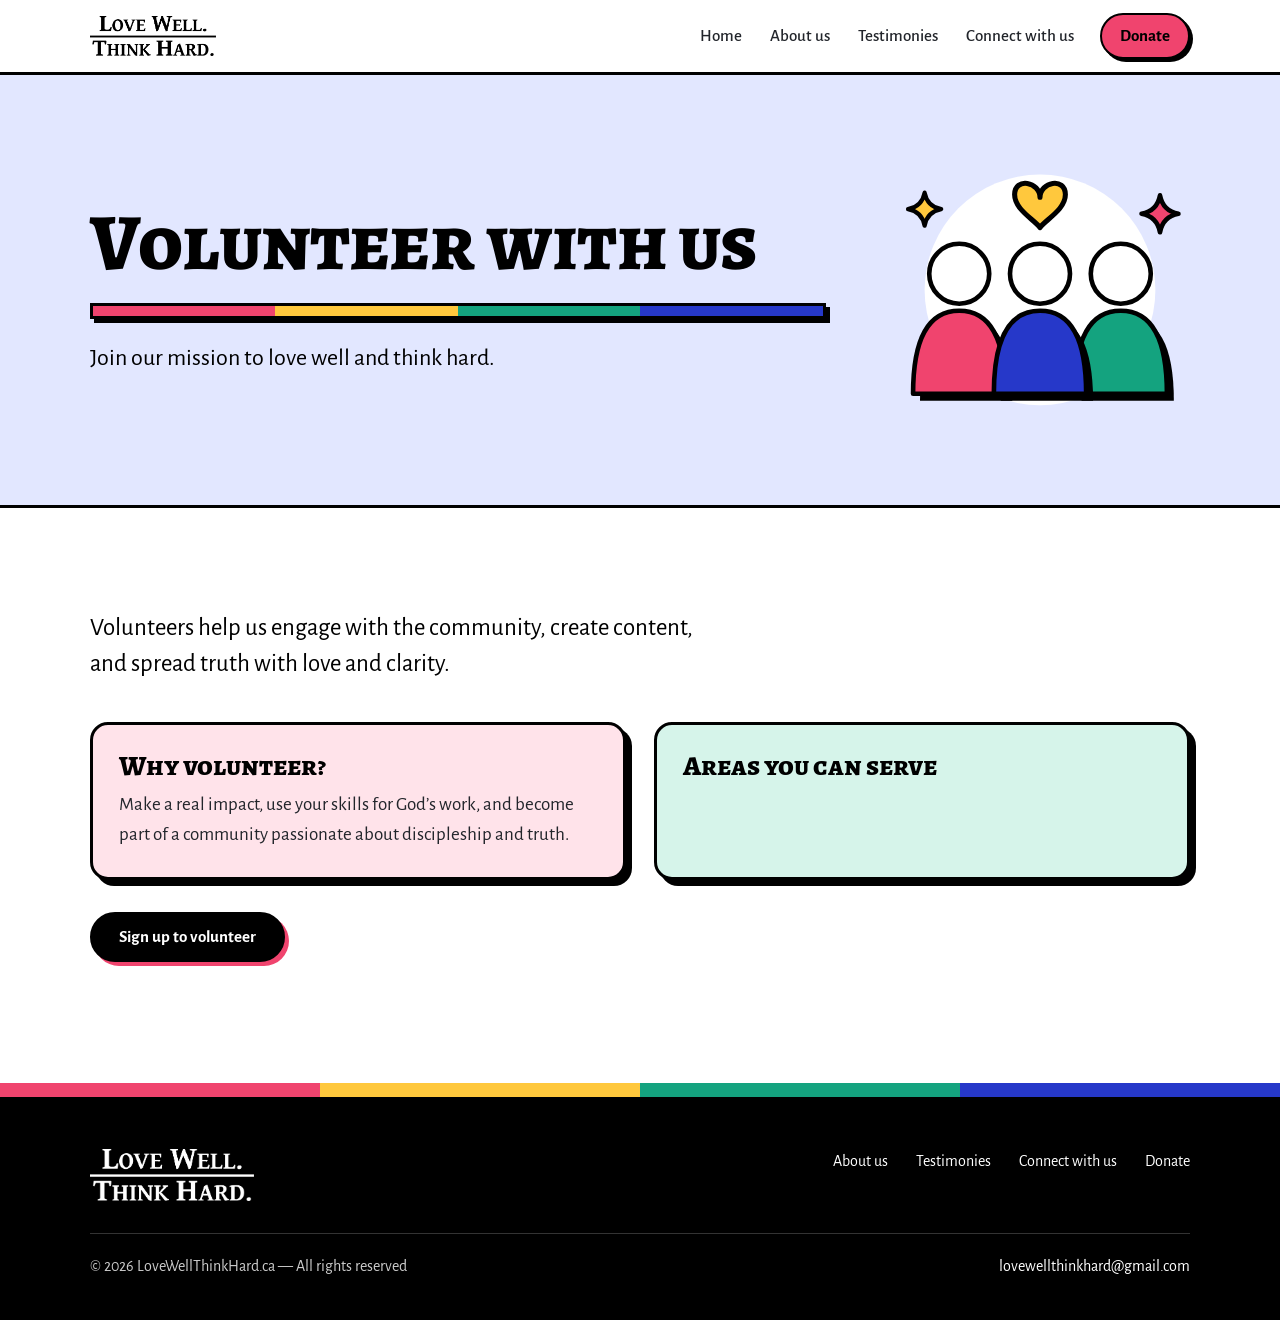
<file: volunteer.html>
<!DOCTYPE html>
<html lang="en">
<head>
  <meta charset="UTF-8">
  <meta name="viewport" content="width=device-width, initial-scale=1">
  <title>Volunteer with us — Love Well. Think Hard.</title>
  <meta name="description" content="Join our mission to love well and think hard.">
  <meta name="theme-color" content="#ffffff">
  <meta property="og:title" content="Volunteer with us — Love Well. Think Hard.">
  <meta property="og:description" content="Join our mission to love well and think hard.">
  <meta property="og:image" content="webfiles/logo.png">
  <link rel="icon" type="image/jpeg" href="webfiles/logo%20small.jpg">
  <link rel="preconnect" href="https://fonts.googleapis.com">
  <link rel="preconnect" href="https://fonts.gstatic.com" crossorigin>
  <link rel="stylesheet" href="https://fonts.googleapis.com/css2?family=Alegreya+SC:wght@700;800&family=Alegreya+Sans:ital,wght@0,400;0,500;0,700;1,400&display=swap">
  <link rel="stylesheet" href="styles.css">
</head>
<body>
  <a class="skip" href="#main">Skip to content</a>

  <header class="site-header">
    <div class="wrap">
      <a class="brand" href="index.html">
        <img src="webfiles/logo.png" alt="Love Well. Think Hard. — home" width="1892" height="601">
      </a>
      <button class="nav-toggle" type="button" aria-expanded="false" aria-controls="site-nav" aria-label="Menu"><span></span></button>
      <nav id="site-nav" class="nav" aria-label="Main">
        <a href="index.html">Home</a>
        <a href="about.html">About us</a>
        <a href="testimonies.html">Testimonies</a>
        <a href="connect.html">Connect with us</a>
        <!-- <a href="volunteer.html">Volunteer with us</a> -->
        <a href="donate.html" class="nav-donate">Donate</a>
      </nav>
    </div>
  </header>

  <main id="main">
    <section class="split split-page cobalt-tint">
      <div class="wrap split-grid">
        <div>
          <h1 class="split-top page-title">Volunteer with us</h1>
          <span class="split-rule" aria-hidden="true"></span>
          <p class="page-dek">Join our mission to love well and think hard.</p>
        </div>
        <svg class="art head-art" viewBox="0 0 260 220" aria-hidden="true">
  <circle cx="130" cy="110" r="100" class="f-white"/>
  <g transform="translate(60 0)"><path d="M-40,200 Q-40,128 0,128 Q40,128 40,200 Z" class="f-ink" transform="translate(6 6)"/><path d="M-40,200 Q-40,128 0,128 Q40,128 40,200 Z" class="ink f-rose"/><circle cx="0" cy="96" r="26" class="ink f-white"/></g><g transform="translate(200 0)"><path d="M-40,200 Q-40,128 0,128 Q40,128 40,200 Z" class="f-ink" transform="translate(6 6)"/><path d="M-40,200 Q-40,128 0,128 Q40,128 40,200 Z" class="ink f-mint"/><circle cx="0" cy="96" r="26" class="ink f-white"/></g><g transform="translate(130 0)"><path d="M-40,200 Q-40,128 0,128 Q40,128 40,200 Z" class="f-ink" transform="translate(6 6)"/><path d="M-40,200 Q-40,128 0,128 Q40,128 40,200 Z" class="ink f-cobalt"/><circle cx="0" cy="96" r="26" class="ink f-white"/></g>
  <path class="ink f-sun" transform="translate(130 34) scale(1.1) translate(0 -14)" d="M0,10 C0,-2 -20,-6 -20,8 C-20,20 -4,28 0,34 C4,28 20,20 20,8 C20,-6 0,-2 0,10 Z"/>
  <path class="ink f-sun" transform="translate(30 40) scale(0.9)" d="M0,-16 Q2.5,-2.5 16,0 Q2.5,2.5 0,16 Q-2.5,2.5 -16,0 Q-2.5,-2.5 0,-16Z"/>
  <path class="ink f-rose" transform="translate(234 44) scale(1.0)" d="M0,-16 Q2.5,-2.5 16,0 Q2.5,2.5 0,16 Q-2.5,2.5 -16,0 Q-2.5,-2.5 0,-16Z"/>
</svg>
      </div>
    </section>

    <section class="band">
      <div class="wrap">
        <div class="prose">
          <p class="lead">Volunteers help us engage with the community, create content, and spread truth with love and clarity.</p>
        </div>

        <div class="stories">
          <article class="story rose-tint">
            <h2>Why volunteer?</h2>
            <p>Make a real impact, use your skills for God’s work, and become part of a community passionate about discipleship and truth.</p>
          </article>
          <article class="story mint-tint">
            <h2>Areas you can serve</h2>
            <ul class="topics">
              <!-- <li>Digital Outreach &amp; Apologetics Support</li>
              <li>Social Media &amp; Content Creation</li>
              <li>Administrative &amp; Organizational Support</li>
              <li>Prayer &amp; Care Team</li>
              <li>Event Coordination &amp; Community Engagement</li> -->
            </ul>
          </article>
        </div>

        <p style="margin-top:32px"><a href="https://forms.gle/yourformlink" class="btn btn-dark">Sign up to volunteer</a></p>
      </div>
    </section>
  </main>

  <footer class="site-footer">
    <div class="stripe" aria-hidden="true"></div>
    <div class="wrap">
      <a class="brand" href="index.html">
        <img src="webfiles/logo.png" alt="Love Well. Think Hard." width="1892" height="601" loading="lazy">
      </a>
      <nav class="footer-links" aria-label="Footer">
        <a href="about.html">About us</a>
        <a href="testimonies.html">Testimonies</a>
        <a href="connect.html">Connect with us</a>
        <a href="donate.html">Donate</a>
      </nav>
      <div class="footer-meta">
        <span>© 2026 LoveWellThinkHard.ca — All rights reserved</span>
        <a href="mailto:lovewellthinkhard@gmail.com">lovewellthinkhard@gmail.com</a>
      </div>
    </div>
  </footer>

  <script src="site.js"></script>
</body>
</html>
</file>
<file: styles.css>
/* Love Well. Think Hard. — shared styles
   Sticker-style illustrations: flat colour, thick black ink, hard offset shadows.
   The logo's dividing bar returns everywhere as a four-colour stripe. */

:root {
  --ink: #000000;
  --text: #22252b;
  --muted: #555c69;
  --paper: #ffffff;
  --line: #d9dce2;

  --rose: #f0446e;
  --rose-tint: #ffe3ea;
  --sun: #ffc83d;
  --sun-tint: #fff3cc;
  --mint: #14a37f;
  --mint-tint: #d6f4ea;
  --cobalt: #2638c9;
  --cobalt-tint: #e2e7ff;

  --display: "Alegreya SC", Georgia, "Times New Roman", serif;
  --body: "Alegreya Sans", "Segoe UI", system-ui, sans-serif;

  --wrap: 1180px;
  --gutter: clamp(16px, 4vw, 40px);
  --stripe: linear-gradient(90deg, var(--rose) 0 25%, var(--sun) 25% 50%, var(--mint) 50% 75%, var(--cobalt) 75% 100%);
  --pop: 6px 6px 0 var(--ink);
}

*,
*::before,
*::after { box-sizing: border-box; }

html { -webkit-text-size-adjust: 100%; }

body {
  margin: 0;
  background: var(--paper);
  color: var(--text);
  font-family: var(--body);
  font-size: 1.1875rem;
  line-height: 1.6;
  text-rendering: optimizeLegibility;
  -webkit-font-smoothing: antialiased;
  display: flex;
  flex-direction: column;
  min-height: 100vh;
}

main { flex: 1; }
img { max-width: 100%; height: auto; display: block; }

a { color: var(--cobalt); text-underline-offset: 0.18em; text-decoration-thickness: 1.5px; }
a:hover { color: var(--ink); text-decoration-thickness: 2.5px; }

:focus-visible { outline: 3px solid var(--cobalt); outline-offset: 3px; border-radius: 2px; }

.wrap { width: 100%; max-width: var(--wrap); margin: 0 auto; padding: 0 var(--gutter); }

.skip { position: absolute; left: -9999px; top: 8px; background: var(--ink); color: #fff; padding: 8px 14px; z-index: 100; }
.skip:focus { left: 8px; }

/* ---------- Colour surfaces ---------- */
.rose-tint { background: var(--rose-tint); }
.sun-tint { background: var(--sun-tint); }
.mint-tint { background: var(--mint-tint); }
.cobalt-tint { background: var(--cobalt-tint); }
.sun { background: var(--sun); }

/* ---------- SVG art vocabulary ---------- */
svg { overflow: visible; }
.ink { stroke: var(--ink); stroke-width: 4; stroke-linejoin: round; stroke-linecap: round; }
.ink-thin { stroke: var(--ink); stroke-width: 3; stroke-linejoin: round; stroke-linecap: round; fill: none; }
.no-fill { fill: none; }
.f-rose { fill: var(--rose); }
.f-sun { fill: var(--sun); }
.f-mint { fill: var(--mint); }
.f-cobalt { fill: var(--cobalt); }
.f-white { fill: #fff; }
.f-ink { fill: var(--ink); }
.ray { stroke: #fff; stroke-width: 5; stroke-linecap: round; fill: none; }
.art-glyph {
  font-family: var(--display);
  font-weight: 800;
  fill: #fff;
  stroke: var(--ink);
  stroke-width: 4;
  paint-order: stroke;
}
.dg-label { font-family: var(--display); font-weight: 800; font-size: 30px; fill: var(--ink); }
.dg-tight { font-size: 22px; }
.dg-small { font-family: var(--body); font-weight: 500; font-size: 15.5px; fill: var(--ink); }
.dg-node { font-family: var(--body); font-weight: 700; font-size: 22px; fill: var(--ink); }
.dg-on-dark { fill: #fff; }
.road-edge { fill: none; stroke: var(--ink); stroke-width: 32; stroke-linecap: round; }
.road { fill: none; stroke: var(--mint); stroke-width: 24; stroke-linecap: round; }
.road-line { fill: none; stroke: #fff; stroke-width: 3; stroke-dasharray: 10 12; }
.handle-edge { fill: none; stroke: var(--ink); stroke-width: 18; stroke-linecap: round; }
.handle { fill: none; stroke: var(--cobalt); stroke-width: 9; stroke-linecap: round; }

.art { width: 100%; height: auto; display: block; }

/* ---------- Header ---------- */
.site-header {
  position: sticky;
  top: 0;
  z-index: 50;
  background: rgba(255, 255, 255, 0.94);
  backdrop-filter: saturate(1.4) blur(10px);
  -webkit-backdrop-filter: saturate(1.4) blur(10px);
  border-bottom: 3px solid var(--ink);
}
.site-header .wrap { display: flex; align-items: center; justify-content: space-between; gap: 24px; min-height: 72px; }
.brand img { height: 40px; width: auto; }

.nav { display: flex; align-items: center; gap: 4px; }
.nav a {
  color: var(--text);
  text-decoration: none;
  font-weight: 500;
  font-size: 1.0625rem;
  padding: 8px 12px;
  border-radius: 999px;
}
.nav a:hover { background: var(--sun-tint); color: var(--ink); }
.nav a[aria-current="page"] { color: var(--ink); background: var(--sun); font-weight: 700; }
.nav a.nav-donate {
  margin-left: 10px;
  background: var(--rose);
  color: var(--ink);
  font-weight: 700;
  padding: 7px 18px;
  border: 2.5px solid var(--ink);
  box-shadow: 3px 3px 0 var(--ink);
}
.nav a.nav-donate:hover { transform: translate(-1px, -1px); box-shadow: 4px 4px 0 var(--ink); }
.nav a.nav-donate[aria-current="page"] { background: var(--rose); }

.nav-toggle {
  display: none;
  appearance: none;
  border: 2.5px solid var(--ink);
  background: var(--sun);
  border-radius: 10px;
  width: 46px;
  height: 46px;
  padding: 0;
  cursor: pointer;
  align-items: center;
  justify-content: center;
  box-shadow: 3px 3px 0 var(--ink);
}
.nav-toggle span,
.nav-toggle span::before,
.nav-toggle span::after {
  display: block;
  width: 20px;
  height: 2.5px;
  background: var(--ink);
  position: relative;
  transition: transform 0.2s ease, background 0.2s ease;
}
.nav-toggle span::before,
.nav-toggle span::after { content: ""; position: absolute; left: 0; }
.nav-toggle span::before { top: -6px; }
.nav-toggle span::after { top: 6px; }
.nav-toggle[aria-expanded="true"] span { background: transparent; }
.nav-toggle[aria-expanded="true"] span::before { transform: translateY(6px) rotate(45deg); }
.nav-toggle[aria-expanded="true"] span::after { transform: translateY(-6px) rotate(-45deg); }

@media (max-width: 900px) {
  .brand img { height: 34px; }
  .nav-toggle { display: inline-flex; }
  .nav {
    display: none;
    position: absolute;
    top: 100%;
    left: 0;
    right: 0;
    flex-direction: column;
    align-items: stretch;
    gap: 6px;
    background: var(--paper);
    border-bottom: 3px solid var(--ink);
    padding: 12px var(--gutter) 20px;
  }
  .nav.is-open { display: flex; }
  .nav a { padding: 12px 16px; font-size: 1.125rem; }
  .nav a.nav-donate { margin: 8px 0 0; text-align: center; padding: 12px; }
}

/* ---------- Split title (logo device) ---------- */
.split { padding: clamp(40px, 7vw, 88px) 0; border-bottom: 3px solid var(--ink); }

.split-grid {
  display: grid;
  grid-template-columns: minmax(0, 1fr) minmax(200px, 300px);
  gap: clamp(24px, 5vw, 64px);
  align-items: center;
}

.hero-title { margin: 0; font-weight: inherit; }

.split-top,
.split-bottom {
  display: block;
  font-family: var(--display);
  font-weight: 800;
  color: var(--ink);
  line-height: 0.95;
  letter-spacing: -0.01em;
  margin: 0;
}

.split-rule {
  display: block;
  height: 16px;
  background: var(--stripe);
  border: 3px solid var(--ink);
  margin: clamp(14px, 2vw, 22px) 0;
  transform-origin: left center;
  box-shadow: 4px 4px 0 var(--ink);
}

.page-title { font-size: clamp(2.75rem, 7vw, 5rem); }
.page-dek {
  font-size: clamp(1.25rem, 2.2vw, 1.5rem);
  line-height: 1.45;
  color: var(--ink);
  max-width: 34ch;
  margin: 0;
}

.head-art { max-width: 300px; justify-self: end; }

/* Home hero */
.hero .split-grid { grid-template-columns: minmax(0, 1.15fr) minmax(0, 1fr); }
.hero .split-top,
.hero .split-bottom { font-size: clamp(3.2rem, 7.4vw, 7rem); white-space: nowrap; }
.hero .split-rule { height: clamp(16px, 1.8vw, 24px); }
.hero .art { max-width: 540px; justify-self: end; }

@media (prefers-reduced-motion: no-preference) {
  .hero .split-rule { animation: draw 0.9s cubic-bezier(0.65, 0, 0.35, 1) 0.15s both; }
  .hero .split-bottom { animation: rise 0.7s cubic-bezier(0.2, 0.7, 0.2, 1) 0.75s both; }
  .hero .art { animation: pop 0.8s cubic-bezier(0.2, 0.9, 0.3, 1.25) 0.35s both; }
}
@keyframes draw { from { transform: scaleX(0); } to { transform: scaleX(1); } }
@keyframes rise { from { opacity: 0; transform: translateY(0.18em); } to { opacity: 1; transform: none; } }
@keyframes pop { from { opacity: 0; transform: scale(0.85) rotate(-4deg); } to { opacity: 1; transform: none; } }

@media (max-width: 760px) {
  .split-grid,
  .hero .split-grid { grid-template-columns: 1fr; }
  .hero .art { max-width: 380px; justify-self: center; }
  .head-art { max-width: 200px; justify-self: start; order: -1; }
}

/* ---------- Bands ---------- */
.band { padding: clamp(56px, 8vw, 104px) 0; border-bottom: 3px solid var(--ink); }
.band:last-child { border-bottom: 0; }
.band-flush { padding-top: 0; }
.band.no-rule { border-bottom: 0; }

.section-head {
  font-family: var(--display);
  font-weight: 800;
  font-size: clamp(1.9rem, 3.4vw, 2.6rem);
  line-height: 1.08;
  color: var(--ink);
  margin: 0 0 16px;
}
.section-head.center { text-align: center; }

.prose { max-width: 62ch; }
.prose p { margin: 0 0 1.1em; }
.prose p:last-child { margin-bottom: 0; }

.lead { font-size: clamp(1.3rem, 2.3vw, 1.55rem); line-height: 1.45; color: var(--ink); }

.pull {
  font-family: var(--display);
  font-weight: 800;
  font-size: clamp(1.55rem, 2.8vw, 2rem);
  line-height: 1.15;
  color: var(--ink);
  border-left: 10px solid var(--rose);
  padding: 4px 0 4px 20px;
}

.manifesto {
  display: grid;
  grid-template-columns: minmax(0, 1fr) minmax(0, 1fr);
  gap: clamp(32px, 6vw, 80px);
  align-items: center;
}
@media (max-width: 860px) { .manifesto { grid-template-columns: 1fr; } }

/* ---------- Diagrams ---------- */
.diagram { margin: 0; }
.diagram svg { width: 100%; height: auto; display: block; }
.diagram figcaption {
  font-family: var(--display);
  font-weight: 700;
  font-size: 1.25rem;
  line-height: 1.25;
  color: var(--ink);
  text-align: center;
  margin-top: 18px;
}
.diagram-hub { max-width: 760px; margin: 12px auto 0; }
.diagram-hub a .pill { transition: filter 0.15s ease; }
.diagram-hub a:hover .pill { filter: brightness(1.12); }
.diagram-hub a:hover text { text-decoration: underline; }
.diagram-hub a:focus-visible { outline: none; }
.diagram-hub a:focus-visible .pill { stroke: var(--cobalt); stroke-width: 6; }
.diagram-topics { margin-top: 24px; }

/* ---------- Event ---------- */
.event {
  display: grid;
  grid-template-columns: auto minmax(0, 1fr) minmax(0, 320px);
  gap: clamp(24px, 4vw, 56px);
  align-items: center;
}
.event-date {
  font-family: var(--display);
  font-weight: 800;
  line-height: 0.9;
  text-align: center;
  background: #fff;
  color: var(--ink);
  border: 3px solid var(--ink);
  border-radius: 12px;
  box-shadow: var(--pop);
  padding: 16px 24px 18px;
  min-width: 136px;
  transform: rotate(-3deg);
}
.event-date .m { display: block; font-size: 1.5rem; color: var(--rose); }
.event-date .d { display: block; font-size: 4.5rem; }
.event-date .w { display: block; font-family: var(--body); font-weight: 700; font-size: 0.9375rem; color: var(--muted); margin-top: 6px; }
.event h2 {
  font-family: var(--display);
  font-weight: 800;
  font-size: clamp(2rem, 3.8vw, 2.75rem);
  line-height: 1.05;
  margin: 0 0 10px;
  color: var(--ink);
}
.event .when { font-weight: 700; margin: 0 0 12px; color: var(--ink); }
.event p { margin: 0; max-width: 54ch; color: var(--ink); }
.event .btn { margin-top: 22px; }

@media (max-width: 900px) {
  .event { grid-template-columns: auto minmax(0, 1fr); }
  .event-art { grid-column: 1 / -1; max-width: 320px; }
}
@media (max-width: 600px) {
  .event { grid-template-columns: 1fr; }
  .event-date { justify-self: start; display: flex; align-items: baseline; gap: 10px; padding: 10px 18px; min-width: 0; }
  .event-date .d { font-size: 2.75rem; }
  .event-date .w { margin: 0; }
  .event-art { max-width: 260px; }
}

/* ---------- Buttons ---------- */
.btn {
  display: inline-flex;
  align-items: center;
  justify-content: center;
  gap: 8px;
  min-height: 50px;
  padding: 0 26px;
  border-radius: 999px;
  font-family: var(--body);
  font-weight: 700;
  font-size: 1.0625rem;
  text-decoration: none;
  border: 3px solid var(--ink);
  cursor: pointer;
  box-shadow: 4px 4px 0 var(--ink);
  transition: transform 0.12s ease, box-shadow 0.12s ease, background 0.15s ease;
}
.btn:hover { transform: translate(-2px, -2px); box-shadow: 6px 6px 0 var(--ink); }
.btn:active { transform: translate(2px, 2px); box-shadow: 1px 1px 0 var(--ink); }
.btn-dark { background: var(--ink); color: #fff; box-shadow: 4px 4px 0 var(--rose); }
.btn-dark:hover { color: #fff; box-shadow: 6px 6px 0 var(--rose); }
.btn-outline { background: #fff; color: var(--ink); }
.btn-outline:hover { color: var(--ink); background: var(--sun); }
.btn-row { display: flex; flex-wrap: wrap; gap: 16px; margin-top: 24px; }
.center-cta { text-align: center; margin: 40px 0 0; }

/* ---------- Steps ---------- */
.steps {
  list-style: none;
  counter-reset: step;
  margin: 32px 0 0;
  padding: 0;
  display: grid;
  grid-template-columns: repeat(4, minmax(0, 1fr));
  gap: 28px;
}
.steps .step {
  counter-increment: step;
  position: relative;
  background: #fff;
  border: 3px solid var(--ink);
  border-radius: 18px;
  box-shadow: var(--pop);
  padding: 24px 22px 26px;
}
.steps .step::before {
  content: counter(step);
  position: absolute;
  top: -18px;
  right: 18px;
  width: 38px;
  height: 38px;
  border-radius: 50%;
  background: var(--ink);
  color: #fff;
  font-family: var(--display);
  font-weight: 800;
  font-size: 1.25rem;
  display: grid;
  place-items: center;
}
.step-icon { width: 84px; height: 84px; border-radius: 16px; display: grid; place-items: center; margin-bottom: 14px; border: 2.5px solid var(--ink); }
.step-icon svg { width: 64px; height: 64px; }
.steps .rose-tint .step-icon { background: var(--rose-tint); }
.steps .sun-tint .step-icon { background: var(--sun-tint); }
.steps .cobalt-tint .step-icon { background: var(--cobalt-tint); }
.steps .mint-tint .step-icon { background: var(--mint-tint); }
.step h3 { font-family: var(--display); font-weight: 800; font-size: 1.45rem; line-height: 1.1; color: var(--ink); margin: 0 0 8px; }
.step p { margin: 0; font-size: 1.0625rem; }
@media (max-width: 1000px) { .steps { grid-template-columns: repeat(2, minmax(0, 1fr)); } }
@media (max-width: 560px) { .steps { grid-template-columns: 1fr; } }

/* ---------- CTA ---------- */
.cta { display: grid; grid-template-columns: minmax(0, 1fr) minmax(0, 300px); gap: 48px; align-items: center; }
.cta .art { max-width: 300px; justify-self: end; }
@media (max-width: 760px) {
  .cta { grid-template-columns: 1fr; }
  .cta .art { max-width: 220px; justify-self: start; order: -1; }
}

/* ---------- Topics ---------- */
.topics { list-style: none; padding: 0; margin: 24px 0 0; display: flex; flex-wrap: wrap; gap: 12px; }
.topics li {
  border: 2.5px solid var(--ink);
  border-radius: 999px;
  padding: 6px 18px;
  font-weight: 700;
  color: var(--ink);
  background: #fff;
  box-shadow: 3px 3px 0 var(--ink);
}
.topics .c-cobalt { background: var(--cobalt); color: #fff; }
.topics .c-rose { background: var(--rose); }
.topics .c-mint { background: var(--mint); }
.topics .c-sun { background: var(--sun); }
.topics li.open { border-style: dashed; box-shadow: none; }
.diagram-topics + .topics { display: none; }
@media (max-width: 700px) {
  .diagram-topics { display: none; }
  .diagram-topics + .topics { display: flex; }
}

/* ---------- Connect ---------- */
.channels { display: grid; gap: 36px; }
.channel {
  display: grid;
  grid-template-columns: minmax(0, 5fr) minmax(0, 7fr);
  gap: clamp(24px, 4vw, 56px);
  align-items: start;
  padding: clamp(24px, 4vw, 44px);
  border: 3px solid var(--ink);
  border-radius: 20px;
  box-shadow: 8px 8px 0 var(--ink);
  scroll-margin-top: 100px;
}
.channel-head { display: flex; gap: 18px; align-items: flex-start; }
.channel-icon { flex: 0 0 72px; }
.channel-icon svg { width: 72px; height: 72px; }
.channel .section-head { font-size: clamp(1.6rem, 2.6vw, 2rem); margin-bottom: 8px; }
.channel p { margin: 0; }
@media (max-width: 860px) { .channel { grid-template-columns: 1fr; } }
@media (max-width: 480px) { .channel-head { flex-direction: column; gap: 10px; } }

.email-big {
  font-family: var(--body);
  font-weight: 700;
  font-size: clamp(1.3rem, 3.2vw, 2rem);
  line-height: 1.15;
  color: var(--ink);
  text-decoration: none;
  overflow-wrap: anywhere;
  border-bottom: 4px solid var(--cobalt);
}
.email-big:hover { color: var(--cobalt); }
.email-row { display: flex; flex-wrap: wrap; gap: 16px 20px; align-items: center; }
.copy-btn { min-height: 42px; padding: 0 18px; font-size: 0.9375rem; }

.discord { display: flex; gap: 28px; align-items: center; flex-wrap: wrap; }
.discord .qr img { width: 168px; border: 3px solid var(--ink); border-radius: 12px; box-shadow: 4px 4px 0 var(--ink); }

.frame {
  background: #fff;
  border: 3px solid var(--ink);
  border-radius: 16px;
  box-shadow: 8px 8px 0 var(--ink);
  overflow: hidden;
}
.frame iframe { display: block; width: 100%; border: 0; }
.fine { font-size: 1rem; color: var(--muted); margin-top: 14px !important; }

/* ---------- Donate ---------- */
.duo { display: grid; grid-template-columns: minmax(0, 5fr) minmax(0, 7fr); gap: clamp(32px, 6vw, 80px); align-items: start; }
.duo-sticky { position: sticky; top: 104px; }
@media (max-width: 860px) {
  .duo { grid-template-columns: 1fr; }
  .duo-sticky { position: static; }
}

/* ---------- Testimonies / volunteer ---------- */
.empty {
  background: #fff;
  border: 3px dashed var(--ink);
  border-radius: 18px;
  padding: clamp(24px, 4vw, 40px);
  margin-top: 28px;
}
.empty h2 { font-family: var(--display); font-weight: 800; color: var(--ink); font-size: 1.85rem; margin: 0 0 8px; line-height: 1.1; }
.empty p { margin: 0 0 22px !important; }

.stories { display: grid; grid-template-columns: repeat(auto-fit, minmax(260px, 1fr)); gap: 28px; margin-top: 40px; }
.story { border: 3px solid var(--ink); border-radius: 18px; box-shadow: var(--pop); padding: 26px; }
.story h2 { font-family: var(--display); font-weight: 800; color: var(--ink); font-size: 1.75rem; margin: 0 0 8px; line-height: 1.1; }
.story p { margin: 0; }

/* ---------- Footer ---------- */
.site-footer { background: var(--ink); color: rgba(255, 255, 255, 0.8); padding: 0 0 40px; font-size: 1rem; }
.site-footer .stripe { height: 14px; background: var(--stripe); margin-bottom: 52px; }
.site-footer .wrap { display: grid; grid-template-columns: auto 1fr; gap: 32px 56px; align-items: start; }
.site-footer .brand img { height: 52px; filter: invert(1); }
.footer-links { display: flex; flex-wrap: wrap; gap: 8px 28px; justify-content: flex-end; }
.site-footer a { color: #fff; text-decoration: none; }
.site-footer a:hover { color: var(--sun); text-decoration: underline; }
.footer-meta {
  grid-column: 1 / -1;
  border-top: 1px solid rgba(255, 255, 255, 0.2);
  padding-top: 20px;
  display: flex;
  flex-wrap: wrap;
  justify-content: space-between;
  gap: 8px 24px;
}
@media (max-width: 700px) {
  .site-footer .wrap { grid-template-columns: 1fr; }
  .footer-links { justify-content: flex-start; }
}

@media (prefers-reduced-motion: reduce) {
  .btn, .nav a { transition: none; }
}

/* Diagrams swap to tall layouts on phones so their labels stay readable */
.diagram .dg-tall { display: none; }
@media (max-width: 600px) {
  .diagram .dg-wide { display: none; }
  .diagram .dg-tall { display: block; max-width: 340px; margin: 0 auto; }
  .dg-small { display: none; }
}
</file>
